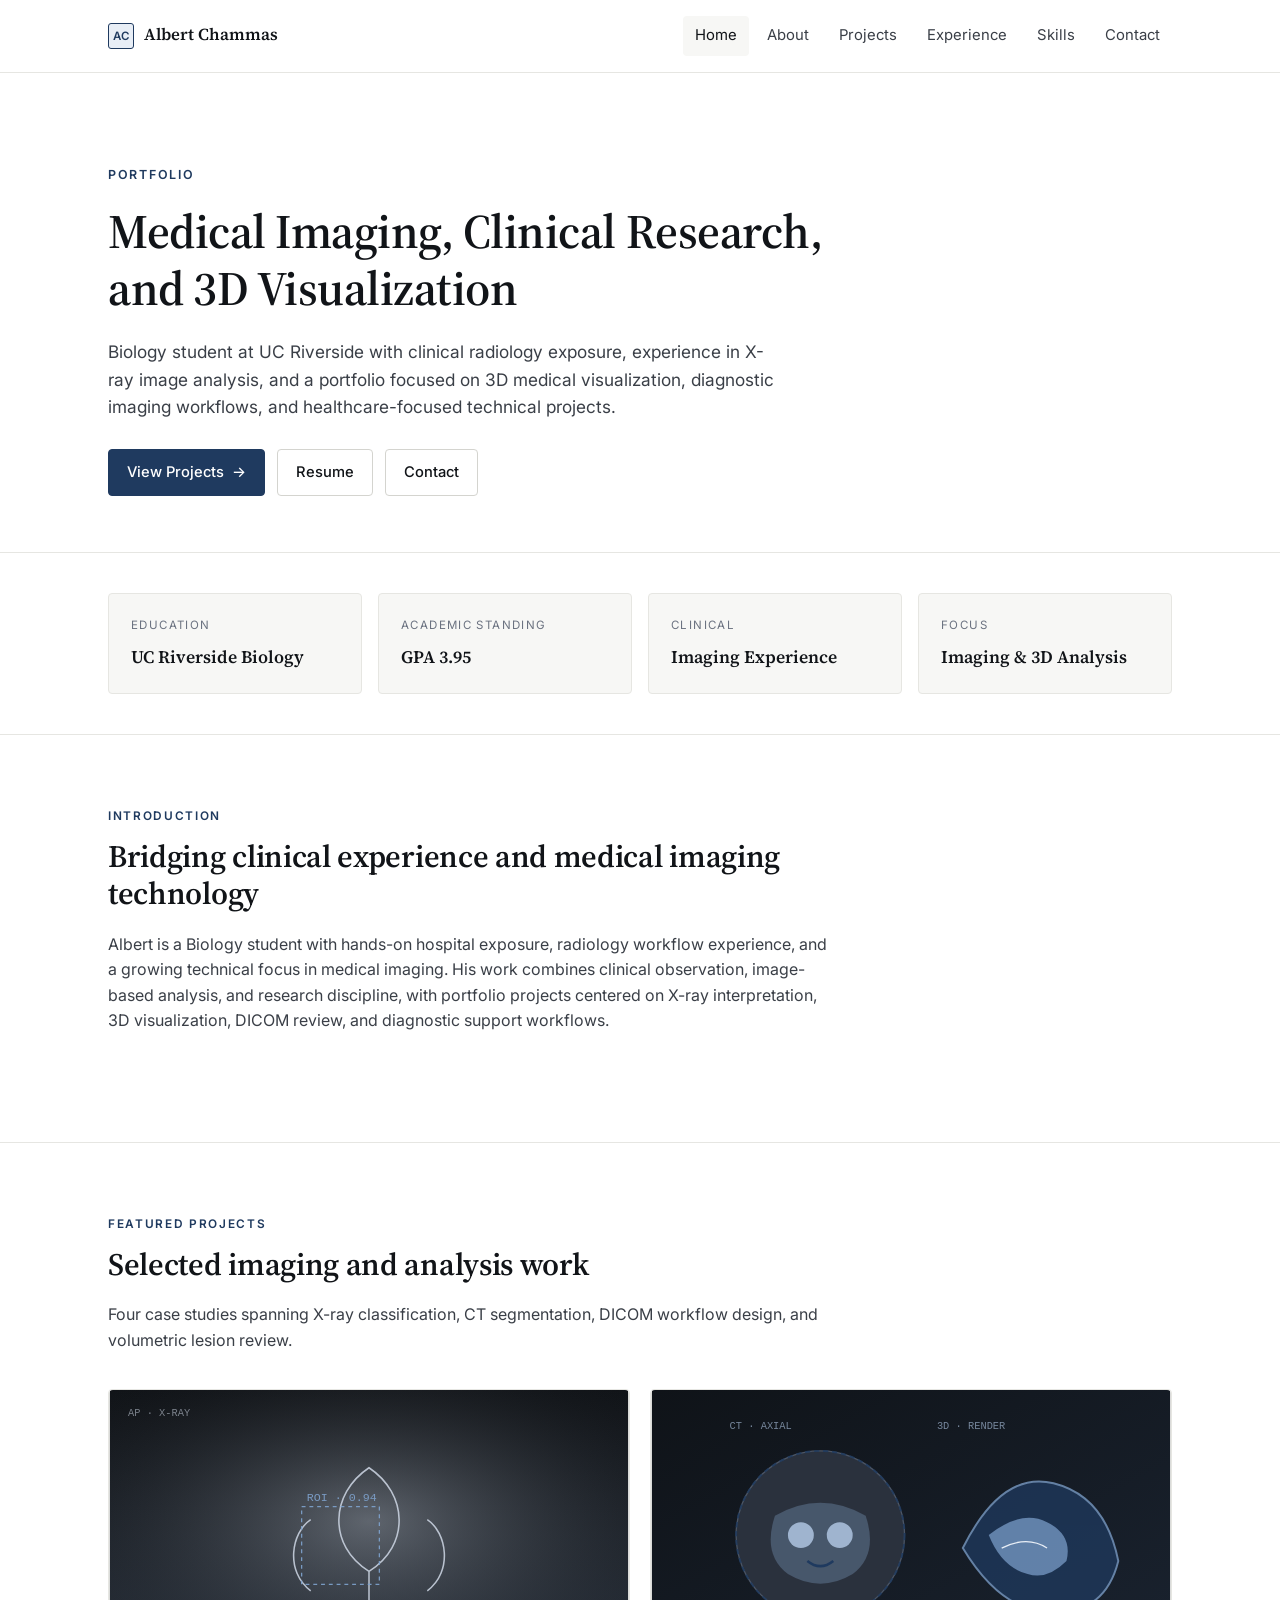
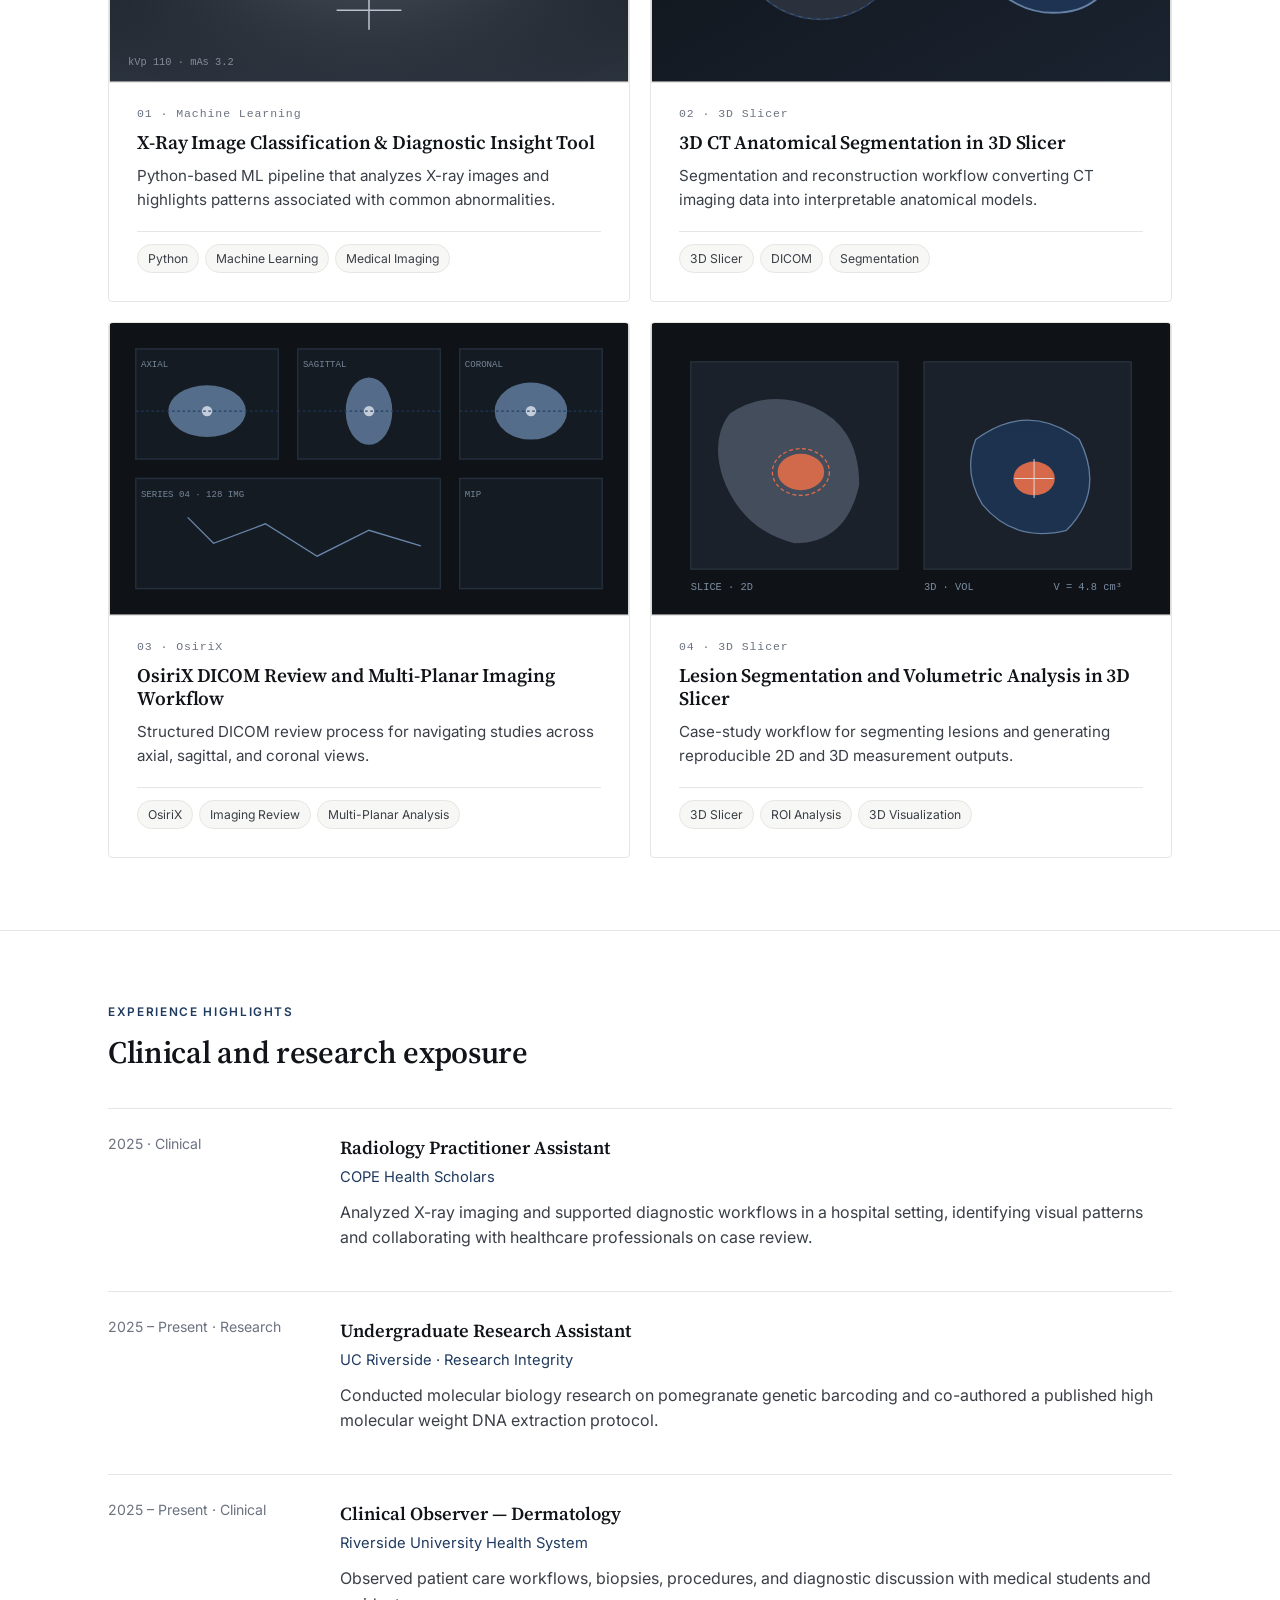
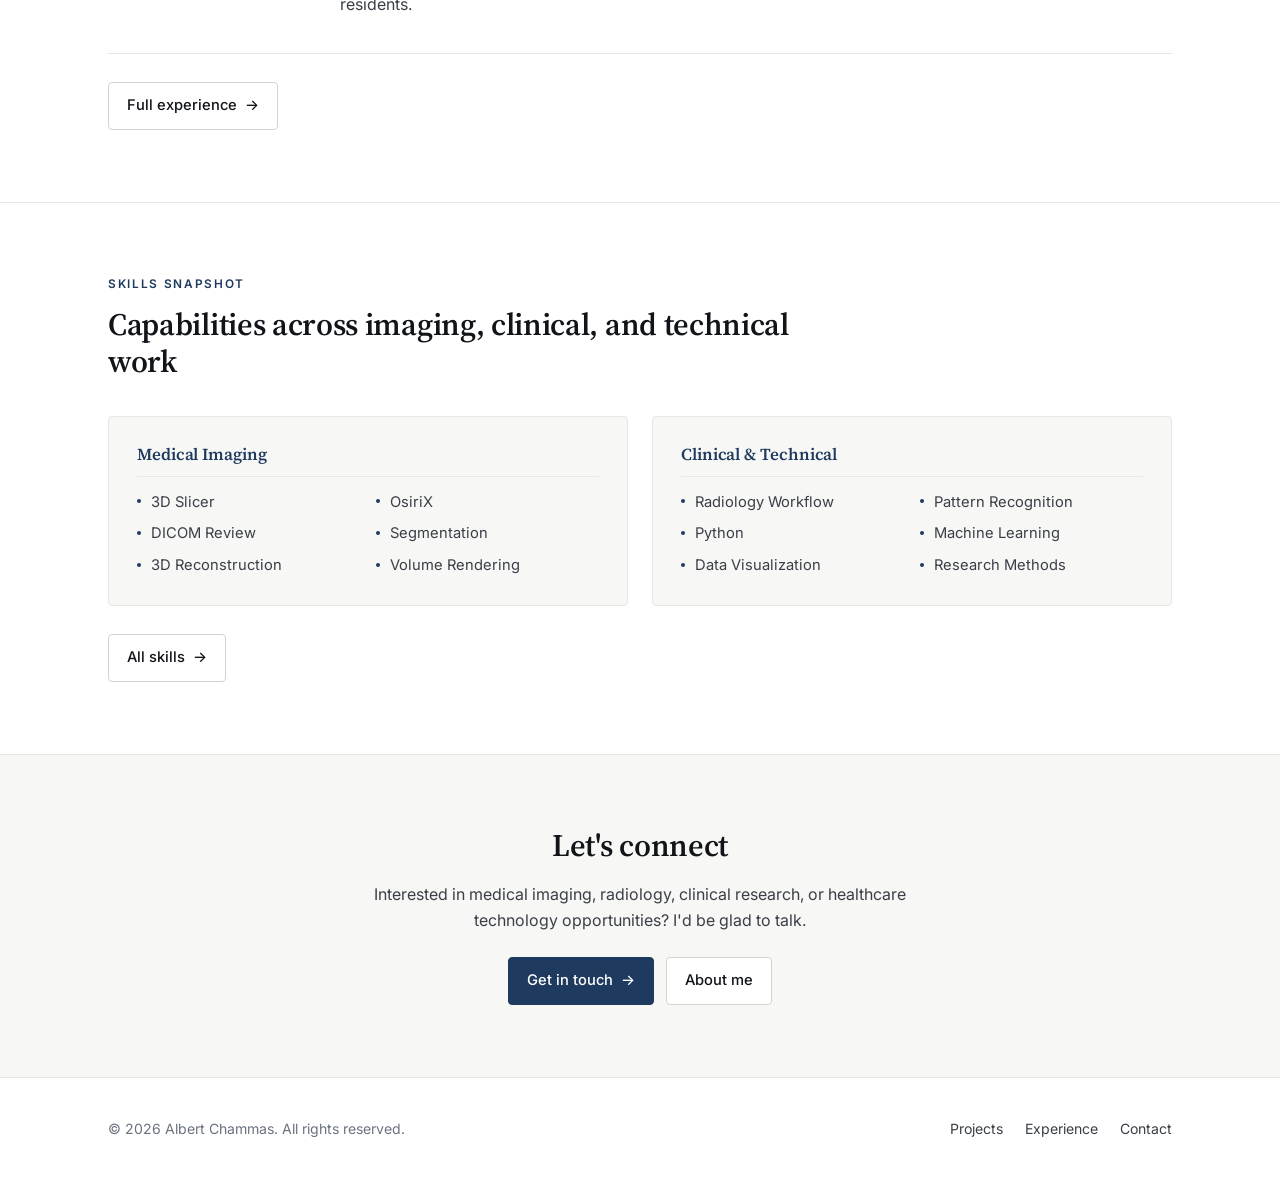
<file: index.html>
<!doctype html>
<html lang="en">
<head>
  <meta charset="utf-8" />
  <meta name="viewport" content="width=device-width, initial-scale=1" />
  <title>Albert Chammas — Medical Imaging, Clinical Research & 3D Visualization</title>
  <meta name="description" content="Biology student at UC Riverside with clinical radiology exposure, X-ray image analysis experience, and a portfolio focused on medical imaging, 3D visualization, and diagnostic workflows." />
  <link rel="preconnect" href="https://fonts.googleapis.com" />
  <link rel="preconnect" href="https://fonts.gstatic.com" crossorigin />
  <link href="https://fonts.googleapis.com/css2?family=Inter:wght@400;500;600&family=Source+Serif+Pro:wght@400;600;700&display=swap" rel="stylesheet" />
  <link rel="stylesheet" href="css/styles.css" />
</head>
<body>
  <nav class="nav" aria-label="Primary">
    <div class="nav-inner">
      <a class="brand" href="index.html">
        <span class="brand-mark">AC</span>
        <span>Albert Chammas</span>
      </a>
      <button class="nav-toggle" aria-expanded="false" aria-controls="nav-links">Menu</button>
      <ul class="nav-links" id="nav-links">
        <li><a href="index.html">Home</a></li>
        <li><a href="about.html">About</a></li>
        <li><a href="projects.html">Projects</a></li>
        <li><a href="experience.html">Experience</a></li>
        <li><a href="skills.html">Skills</a></li>
        <li><a href="contact.html">Contact</a></li>
      </ul>
    </div>
  </nav>

  <header class="hero">
    <div class="container">
      <span class="hero-eyebrow">Portfolio</span>
      <h1>Medical Imaging, Clinical Research,<br/>and 3D Visualization</h1>
      <p class="hero-lede">Biology student at UC Riverside with clinical radiology exposure, experience in X-ray image analysis, and a portfolio focused on 3D medical visualization, diagnostic imaging workflows, and healthcare-focused technical projects.</p>
      <div class="hero-actions">
        <a class="btn btn-primary" href="projects.html">View Projects <span class="arr">&rarr;</span></a>
        <a class="btn" href="resume.html">Resume</a>
        <a class="btn" href="contact.html">Contact</a>
      </div>
    </div>
  </header>

  <section class="quick-facts">
    <div class="container">
      <div class="facts-grid">
        <div class="fact">
          <div class="fact-label">Education</div>
          <div class="fact-value">UC Riverside Biology</div>
        </div>
        <div class="fact">
          <div class="fact-label">Academic Standing</div>
          <div class="fact-value">GPA 3.95</div>
        </div>
        <div class="fact">
          <div class="fact-label">Clinical</div>
          <div class="fact-value">Imaging Experience</div>
        </div>
        <div class="fact">
          <div class="fact-label">Focus</div>
          <div class="fact-value">Imaging &amp; 3D Analysis</div>
        </div>
      </div>
    </div>
  </section>

  <section>
    <div class="container">
      <div class="section-head">
        <span class="section-eyebrow">Introduction</span>
        <h2>Bridging clinical experience and medical imaging technology</h2>
        <p>Albert is a Biology student with hands-on hospital exposure, radiology workflow experience, and a growing technical focus in medical imaging. His work combines clinical observation, image-based analysis, and research discipline, with portfolio projects centered on X-ray interpretation, 3D visualization, DICOM review, and diagnostic support workflows.</p>
      </div>
    </div>
  </section>

  <section>
    <div class="container">
      <div class="section-head">
        <span class="section-eyebrow">Featured Projects</span>
        <h2>Selected imaging and analysis work</h2>
        <p>Four case studies spanning X-ray classification, CT segmentation, DICOM workflow design, and volumetric lesion review.</p>
      </div>
      <div class="projects-grid">
        <a class="project-card" href="projects.html#xray">
          <div class="project-visual">
            <svg class="imaging-frame" viewBox="0 0 400 225" xmlns="http://www.w3.org/2000/svg" aria-hidden="true">
              <defs>
                <linearGradient id="xg1" x1="0" y1="0" x2="0" y2="1">
                  <stop offset="0" stop-color="#111418"/>
                  <stop offset="1" stop-color="#2a323d"/>
                </linearGradient>
                <radialGradient id="xr1" cx="0.5" cy="0.45" r="0.7">
                  <stop offset="0" stop-color="#dbe3ef" stop-opacity="0.35"/>
                  <stop offset="1" stop-color="#0b0d11" stop-opacity="0"/>
                </radialGradient>
              </defs>
              <rect width="400" height="225" fill="url(#xg1)"/>
              <rect width="400" height="225" fill="url(#xr1)"/>
              <g stroke="#cfd8e6" stroke-width="1.2" fill="none" opacity="0.85">
                <path d="M200 60 C 170 80, 168 120, 200 140 C 232 120, 230 80, 200 60 Z"/>
                <path d="M155 100 C 140 110, 135 140, 155 155"/>
                <path d="M245 100 C 260 110, 265 140, 245 155"/>
                <path d="M200 140 L 200 185"/>
                <path d="M175 170 L 225 170"/>
              </g>
              <g stroke="#7fa3cf" stroke-width="1" fill="none" opacity="0.9">
                <rect x="148" y="90" width="60" height="60" stroke-dasharray="3 3"/>
              </g>
              <text x="152" y="86" fill="#7fa3cf" font-family="JetBrains Mono, monospace" font-size="9" opacity="0.9">ROI · 0.94</text>
              <g fill="#cfd8e6" opacity="0.55" font-family="JetBrains Mono, monospace" font-size="8">
                <text x="14" y="20">AP · X-RAY</text>
                <text x="14" y="212">kVp 110 · mAs 3.2</text>
              </g>
            </svg>
          </div>
          <div class="project-num">01 · Machine Learning</div>
          <h3>X-Ray Image Classification &amp; Diagnostic Insight Tool</h3>
          <p>Python-based ML pipeline that analyzes X-ray images and highlights patterns associated with common abnormalities.</p>
          <div class="project-tags">
            <span class="tag">Python</span>
            <span class="tag">Machine Learning</span>
            <span class="tag">Medical Imaging</span>
          </div>
        </a>

        <a class="project-card" href="projects.html#ctseg">
          <div class="project-visual">
            <svg class="imaging-frame" viewBox="0 0 400 225" xmlns="http://www.w3.org/2000/svg" aria-hidden="true">
              <defs>
                <linearGradient id="cg1" x1="0" y1="0" x2="1" y2="1">
                  <stop offset="0" stop-color="#0f1318"/>
                  <stop offset="1" stop-color="#1a2330"/>
                </linearGradient>
              </defs>
              <rect width="400" height="225" fill="url(#cg1)"/>
              <g transform="translate(60,42)">
                <circle cx="70" cy="70" r="65" fill="#2a313d" stroke="#4a5566" stroke-width="1"/>
                <path d="M35 55 Q 70 35 105 55 Q 115 85 95 100 Q 70 115 45 100 Q 25 85 35 55 Z" fill="#55677f" opacity="0.7"/>
                <circle cx="55" cy="70" r="10" fill="#9fb4cf"/>
                <circle cx="85" cy="70" r="10" fill="#9fb4cf"/>
                <path d="M60 90 Q 70 98 80 90" stroke="#1f3a5f" stroke-width="2" fill="none"/>
                <circle cx="70" cy="70" r="65" fill="none" stroke="#1f3a5f" stroke-width="1.5" stroke-dasharray="4 3" opacity="0.85"/>
              </g>
              <g transform="translate(220,42)">
                <path d="M20 80 Q 50 20 90 30 Q 130 40 140 90 Q 130 130 90 130 Q 50 130 20 80 Z" fill="#1f3a5f" opacity="0.75" stroke="#7fa3cf" stroke-width="1.5"/>
                <path d="M40 70 Q 65 50 85 60 Q 105 70 100 90 Q 85 105 70 100 Q 50 95 40 70 Z" fill="#7fa3cf" opacity="0.7"/>
                <path d="M50 80 Q 70 70 85 80" stroke="#e8eef6" stroke-width="1" fill="none"/>
              </g>
              <g fill="#9fb4cf" font-family="JetBrains Mono, monospace" font-size="8" opacity="0.7">
                <text x="60" y="30">CT · AXIAL</text>
                <text x="220" y="30">3D · RENDER</text>
              </g>
            </svg>
          </div>
          <div class="project-num">02 · 3D Slicer</div>
          <h3>3D CT Anatomical Segmentation in 3D Slicer</h3>
          <p>Segmentation and reconstruction workflow converting CT imaging data into interpretable anatomical models.</p>
          <div class="project-tags">
            <span class="tag">3D Slicer</span>
            <span class="tag">DICOM</span>
            <span class="tag">Segmentation</span>
          </div>
        </a>

        <a class="project-card" href="projects.html#osirix">
          <div class="project-visual">
            <svg class="imaging-frame" viewBox="0 0 400 225" xmlns="http://www.w3.org/2000/svg" aria-hidden="true">
              <rect width="400" height="225" fill="#0f1318"/>
              <g stroke="#263140" stroke-width="1" fill="#151b22">
                <rect x="20" y="20" width="110" height="85"/>
                <rect x="145" y="20" width="110" height="85"/>
                <rect x="270" y="20" width="110" height="85"/>
                <rect x="20" y="120" width="235" height="85"/>
                <rect x="270" y="120" width="110" height="85"/>
              </g>
              <g fill="#9fb4cf" font-family="JetBrains Mono, monospace" font-size="7" opacity="0.7">
                <text x="24" y="34">AXIAL</text>
                <text x="149" y="34">SAGITTAL</text>
                <text x="274" y="34">CORONAL</text>
                <text x="24" y="134">SERIES 04 · 128 IMG</text>
                <text x="274" y="134">MIP</text>
              </g>
              <g fill="#7fa3cf" opacity="0.6">
                <ellipse cx="75" cy="68" rx="30" ry="20"/>
                <ellipse cx="200" cy="68" rx="18" ry="26"/>
                <ellipse cx="325" cy="68" rx="28" ry="22"/>
              </g>
              <g fill="#e8eef6" opacity="0.75">
                <circle cx="75" cy="68" r="4"/>
                <circle cx="200" cy="68" r="4"/>
                <circle cx="325" cy="68" r="4"/>
              </g>
              <g stroke="#1f3a5f" stroke-width="1" fill="none" opacity="0.9">
                <line x1="20" y1="68" x2="130" y2="68" stroke-dasharray="2 2"/>
                <line x1="145" y1="68" x2="255" y2="68" stroke-dasharray="2 2"/>
                <line x1="270" y1="68" x2="380" y2="68" stroke-dasharray="2 2"/>
              </g>
              <g fill="none" stroke="#7fa3cf" stroke-width="1" opacity="0.8">
                <path d="M60 150 L 80 170 L 120 155 L 160 180 L 200 160 L 240 172"/>
              </g>
            </svg>
          </div>
          <div class="project-num">03 · OsiriX</div>
          <h3>OsiriX DICOM Review and Multi-Planar Imaging Workflow</h3>
          <p>Structured DICOM review process for navigating studies across axial, sagittal, and coronal views.</p>
          <div class="project-tags">
            <span class="tag">OsiriX</span>
            <span class="tag">Imaging Review</span>
            <span class="tag">Multi-Planar Analysis</span>
          </div>
        </a>

        <a class="project-card" href="projects.html#lesion">
          <div class="project-visual">
            <svg class="imaging-frame" viewBox="0 0 400 225" xmlns="http://www.w3.org/2000/svg" aria-hidden="true">
              <rect width="400" height="225" fill="#0f1318"/>
              <g transform="translate(30,30)">
                <rect width="160" height="160" fill="#1a212a" stroke="#2a323d"/>
                <path d="M30 40 Q 60 20 95 35 Q 130 50 130 95 Q 120 140 80 140 Q 40 130 25 90 Q 15 60 30 40 Z" fill="#4a5566" opacity="0.85"/>
                <ellipse cx="85" cy="85" rx="18" ry="14" fill="#e06c4a" opacity="0.9"/>
                <ellipse cx="85" cy="85" rx="22" ry="18" fill="none" stroke="#e06c4a" stroke-width="1" stroke-dasharray="3 2"/>
              </g>
              <g transform="translate(210,30)">
                <rect width="160" height="160" fill="#1a212a" stroke="#2a323d"/>
                <path d="M40 60 Q 80 30 120 60 Q 140 100 110 130 Q 70 140 45 110 Q 30 85 40 60 Z" fill="#1f3a5f" opacity="0.7" stroke="#7fa3cf" stroke-width="1"/>
                <ellipse cx="85" cy="90" rx="16" ry="13" fill="#e06c4a" opacity="0.95"/>
                <g stroke="#e8eef6" stroke-width="0.8" fill="none" opacity="0.8">
                  <line x1="85" y1="75" x2="85" y2="105"/>
                  <line x1="70" y1="90" x2="100" y2="90"/>
                </g>
              </g>
              <g fill="#9fb4cf" font-family="JetBrains Mono, monospace" font-size="8" opacity="0.75">
                <text x="30" y="206">SLICE · 2D</text>
                <text x="210" y="206">3D · VOL</text>
                <text x="310" y="206">V = 4.8 cm³</text>
              </g>
            </svg>
          </div>
          <div class="project-num">04 · 3D Slicer</div>
          <h3>Lesion Segmentation and Volumetric Analysis in 3D Slicer</h3>
          <p>Case-study workflow for segmenting lesions and generating reproducible 2D and 3D measurement outputs.</p>
          <div class="project-tags">
            <span class="tag">3D Slicer</span>
            <span class="tag">ROI Analysis</span>
            <span class="tag">3D Visualization</span>
          </div>
        </a>
      </div>
    </div>
  </section>

  <section>
    <div class="container">
      <div class="section-head">
        <span class="section-eyebrow">Experience Highlights</span>
        <h2>Clinical and research exposure</h2>
      </div>
      <div class="exp-list">
        <div class="exp-row">
          <div class="exp-meta">2025 · Clinical</div>
          <div class="exp-body">
            <div class="exp-role">Radiology Practitioner Assistant</div>
            <div class="exp-org">COPE Health Scholars</div>
            <p>Analyzed X-ray imaging and supported diagnostic workflows in a hospital setting, identifying visual patterns and collaborating with healthcare professionals on case review.</p>
          </div>
        </div>
        <div class="exp-row">
          <div class="exp-meta">2025 – Present · Research</div>
          <div class="exp-body">
            <div class="exp-role">Undergraduate Research Assistant</div>
            <div class="exp-org">UC Riverside · Research Integrity</div>
            <p>Conducted molecular biology research on pomegranate genetic barcoding and co-authored a published high molecular weight DNA extraction protocol.</p>
          </div>
        </div>
        <div class="exp-row">
          <div class="exp-meta">2025 – Present · Clinical</div>
          <div class="exp-body">
            <div class="exp-role">Clinical Observer — Dermatology</div>
            <div class="exp-org">Riverside University Health System</div>
            <p>Observed patient care workflows, biopsies, procedures, and diagnostic discussion with medical students and residents.</p>
          </div>
        </div>
      </div>
      <div style="margin-top: 28px;">
        <a class="btn" href="experience.html">Full experience <span class="arr">&rarr;</span></a>
      </div>
    </div>
  </section>

  <section>
    <div class="container">
      <div class="section-head">
        <span class="section-eyebrow">Skills Snapshot</span>
        <h2>Capabilities across imaging, clinical, and technical work</h2>
      </div>
      <div class="skills-grid">
        <div class="skill-group">
          <h3>Medical Imaging</h3>
          <ul>
            <li>3D Slicer</li>
            <li>OsiriX</li>
            <li>DICOM Review</li>
            <li>Segmentation</li>
            <li>3D Reconstruction</li>
            <li>Volume Rendering</li>
          </ul>
        </div>
        <div class="skill-group">
          <h3>Clinical &amp; Technical</h3>
          <ul>
            <li>Radiology Workflow</li>
            <li>Pattern Recognition</li>
            <li>Python</li>
            <li>Machine Learning</li>
            <li>Data Visualization</li>
            <li>Research Methods</li>
          </ul>
        </div>
      </div>
      <div style="margin-top: 28px;">
        <a class="btn" href="skills.html">All skills <span class="arr">&rarr;</span></a>
      </div>
    </div>
  </section>

  <section class="cta">
    <div class="container">
      <h2>Let's connect</h2>
      <p>Interested in medical imaging, radiology, clinical research, or healthcare technology opportunities? I'd be glad to talk.</p>
      <div class="hero-actions" style="justify-content: center;">
        <a class="btn btn-primary" href="contact.html">Get in touch <span class="arr">&rarr;</span></a>
        <a class="btn" href="about.html">About me</a>
      </div>
    </div>
  </section>

  <footer>
    <div class="container footer-inner">
      <div>&copy; <span id="year">2026</span> Albert Chammas. All rights reserved.</div>
      <ul class="footer-links">
        <li><a href="projects.html">Projects</a></li>
        <li><a href="experience.html">Experience</a></li>
        <li><a href="contact.html">Contact</a></li>
      </ul>
    </div>
  </footer>

  <script src="js/main.js"></script>
  <script>document.getElementById('year').textContent = new Date().getFullYear();</script>
</body>
</html>
</file>
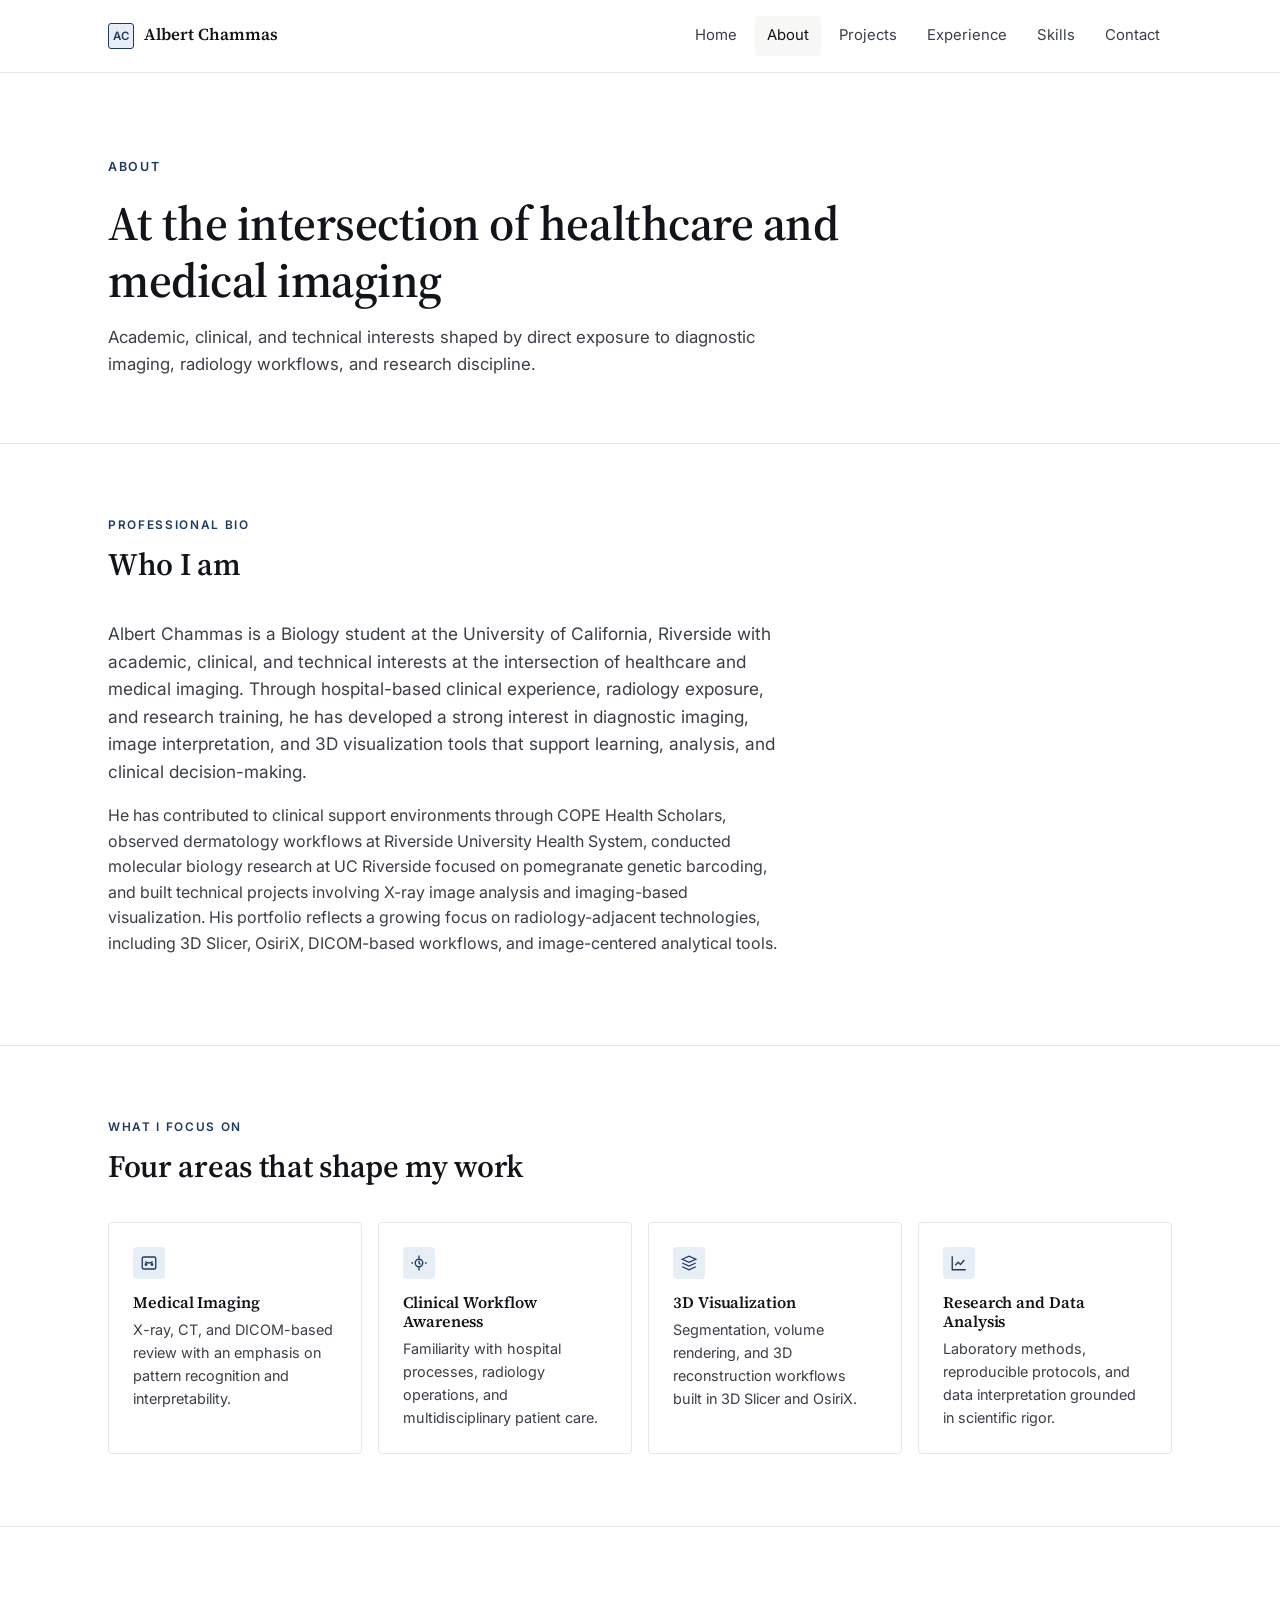
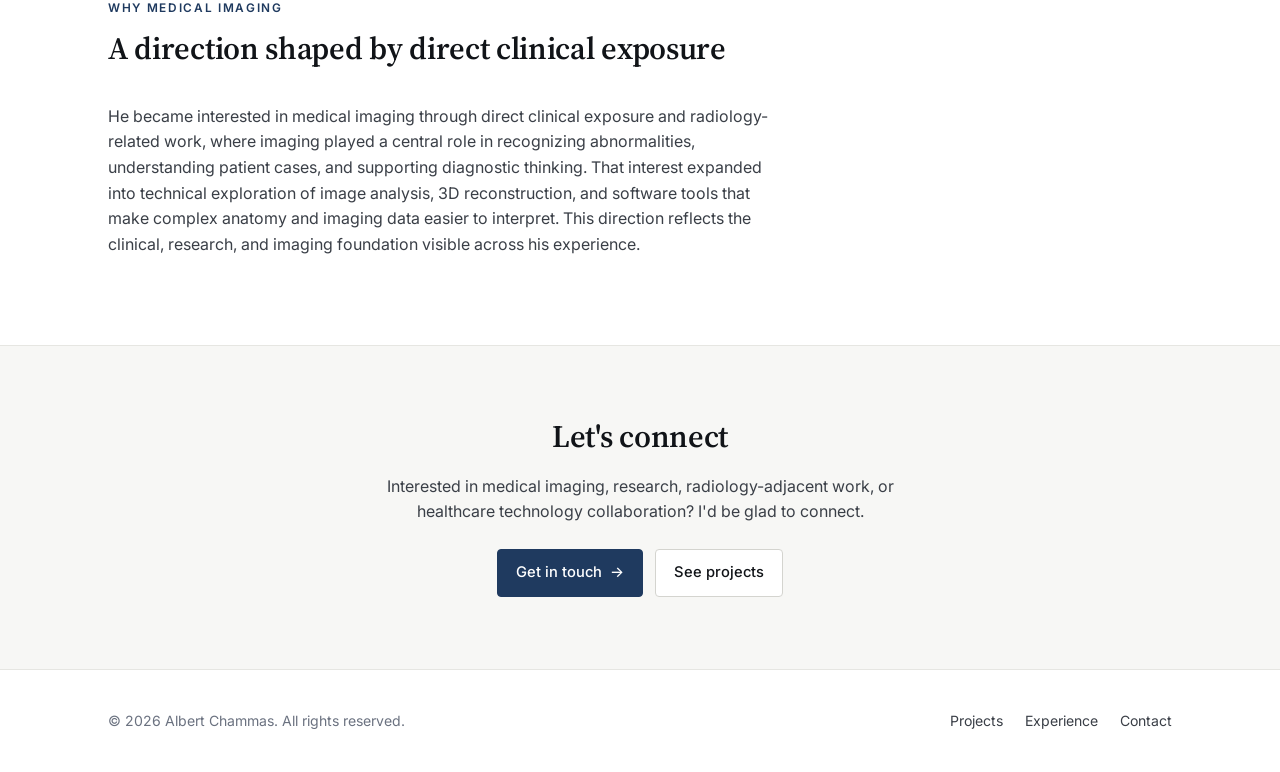
<file: about.html>
<!doctype html>
<html lang="en">
<head>
  <meta charset="utf-8" />
  <meta name="viewport" content="width=device-width, initial-scale=1" />
  <title>About — Albert Chammas</title>
  <meta name="description" content="Biology student at UC Riverside with academic, clinical, and technical interests at the intersection of healthcare and medical imaging." />
  <link rel="preconnect" href="https://fonts.googleapis.com" />
  <link rel="preconnect" href="https://fonts.gstatic.com" crossorigin />
  <link href="https://fonts.googleapis.com/css2?family=Inter:wght@400;500;600&family=Source+Serif+Pro:wght@400;600;700&display=swap" rel="stylesheet" />
  <link rel="stylesheet" href="css/styles.css" />
</head>
<body>
  <nav class="nav" aria-label="Primary">
    <div class="nav-inner">
      <a class="brand" href="index.html">
        <span class="brand-mark">AC</span>
        <span>Albert Chammas</span>
      </a>
      <button class="nav-toggle" aria-expanded="false" aria-controls="nav-links">Menu</button>
      <ul class="nav-links" id="nav-links">
        <li><a href="index.html">Home</a></li>
        <li><a href="about.html">About</a></li>
        <li><a href="projects.html">Projects</a></li>
        <li><a href="experience.html">Experience</a></li>
        <li><a href="skills.html">Skills</a></li>
        <li><a href="contact.html">Contact</a></li>
      </ul>
    </div>
  </nav>

  <header class="page-header">
    <div class="container">
      <span class="hero-eyebrow">About</span>
      <h1>At the intersection of healthcare and medical imaging</h1>
      <p>Academic, clinical, and technical interests shaped by direct exposure to diagnostic imaging, radiology workflows, and research discipline.</p>
    </div>
  </header>

  <section>
    <div class="container">
      <div class="section-head">
        <span class="section-eyebrow">Professional bio</span>
        <h2>Who I am</h2>
      </div>
      <div class="tight">
        <p class="lede">Albert Chammas is a Biology student at the University of California, Riverside with academic, clinical, and technical interests at the intersection of healthcare and medical imaging. Through hospital-based clinical experience, radiology exposure, and research training, he has developed a strong interest in diagnostic imaging, image interpretation, and 3D visualization tools that support learning, analysis, and clinical decision-making.</p>
        <p>He has contributed to clinical support environments through COPE Health Scholars, observed dermatology workflows at Riverside University Health System, conducted molecular biology research at UC Riverside focused on pomegranate genetic barcoding, and built technical projects involving X-ray image analysis and imaging-based visualization. His portfolio reflects a growing focus on radiology-adjacent technologies, including 3D Slicer, OsiriX, DICOM-based workflows, and image-centered analytical tools.</p>
      </div>
    </div>
  </section>

  <section>
    <div class="container">
      <div class="section-head">
        <span class="section-eyebrow">What I focus on</span>
        <h2>Four areas that shape my work</h2>
      </div>
      <div class="focus-grid">
        <div class="focus-card">
          <div class="focus-icon" aria-hidden="true">
            <svg width="18" height="18" viewBox="0 0 24 24" fill="none" stroke="currentColor" stroke-width="1.8"><rect x="3" y="4" width="18" height="16" rx="2"/><path d="M7 10c1.5 1 3 2 5 2s3.5-1 5-2"/><circle cx="8" cy="14" r="1"/><circle cx="16" cy="14" r="1"/></svg>
          </div>
          <h3>Medical Imaging</h3>
          <p>X-ray, CT, and DICOM-based review with an emphasis on pattern recognition and interpretability.</p>
        </div>
        <div class="focus-card">
          <div class="focus-icon" aria-hidden="true">
            <svg width="18" height="18" viewBox="0 0 24 24" fill="none" stroke="currentColor" stroke-width="1.8"><path d="M12 2v4"/><path d="M12 18v4"/><path d="M4 12H2"/><path d="M22 12h-2"/><circle cx="12" cy="12" r="5"/><path d="M12 9v3l2 2"/></svg>
          </div>
          <h3>Clinical Workflow Awareness</h3>
          <p>Familiarity with hospital processes, radiology operations, and multidisciplinary patient care.</p>
        </div>
        <div class="focus-card">
          <div class="focus-icon" aria-hidden="true">
            <svg width="18" height="18" viewBox="0 0 24 24" fill="none" stroke="currentColor" stroke-width="1.8"><path d="M3 7l9-4 9 4-9 4-9-4z"/><path d="M3 12l9 4 9-4"/><path d="M3 17l9 4 9-4"/></svg>
          </div>
          <h3>3D Visualization</h3>
          <p>Segmentation, volume rendering, and 3D reconstruction workflows built in 3D Slicer and OsiriX.</p>
        </div>
        <div class="focus-card">
          <div class="focus-icon" aria-hidden="true">
            <svg width="18" height="18" viewBox="0 0 24 24" fill="none" stroke="currentColor" stroke-width="1.8"><path d="M3 3v18h18"/><path d="M7 15l4-4 3 3 5-6"/></svg>
          </div>
          <h3>Research and Data Analysis</h3>
          <p>Laboratory methods, reproducible protocols, and data interpretation grounded in scientific rigor.</p>
        </div>
      </div>
    </div>
  </section>

  <section>
    <div class="container">
      <div class="section-head">
        <span class="section-eyebrow">Why medical imaging</span>
        <h2>A direction shaped by direct clinical exposure</h2>
      </div>
      <div class="tight">
        <p>He became interested in medical imaging through direct clinical exposure and radiology-related work, where imaging played a central role in recognizing abnormalities, understanding patient cases, and supporting diagnostic thinking. That interest expanded into technical exploration of image analysis, 3D reconstruction, and software tools that make complex anatomy and imaging data easier to interpret. This direction reflects the clinical, research, and imaging foundation visible across his experience.</p>
      </div>
    </div>
  </section>

  <section class="cta">
    <div class="container">
      <h2>Let's connect</h2>
      <p>Interested in medical imaging, research, radiology-adjacent work, or healthcare technology collaboration? I'd be glad to connect.</p>
      <div class="hero-actions" style="justify-content: center;">
        <a class="btn btn-primary" href="contact.html">Get in touch <span class="arr">&rarr;</span></a>
        <a class="btn" href="projects.html">See projects</a>
      </div>
    </div>
  </section>

  <footer>
    <div class="container footer-inner">
      <div>&copy; <span id="year">2026</span> Albert Chammas. All rights reserved.</div>
      <ul class="footer-links">
        <li><a href="projects.html">Projects</a></li>
        <li><a href="experience.html">Experience</a></li>
        <li><a href="contact.html">Contact</a></li>
      </ul>
    </div>
  </footer>

  <script src="js/main.js"></script>
  <script>document.getElementById('year').textContent = new Date().getFullYear();</script>
</body>
</html>
</file>
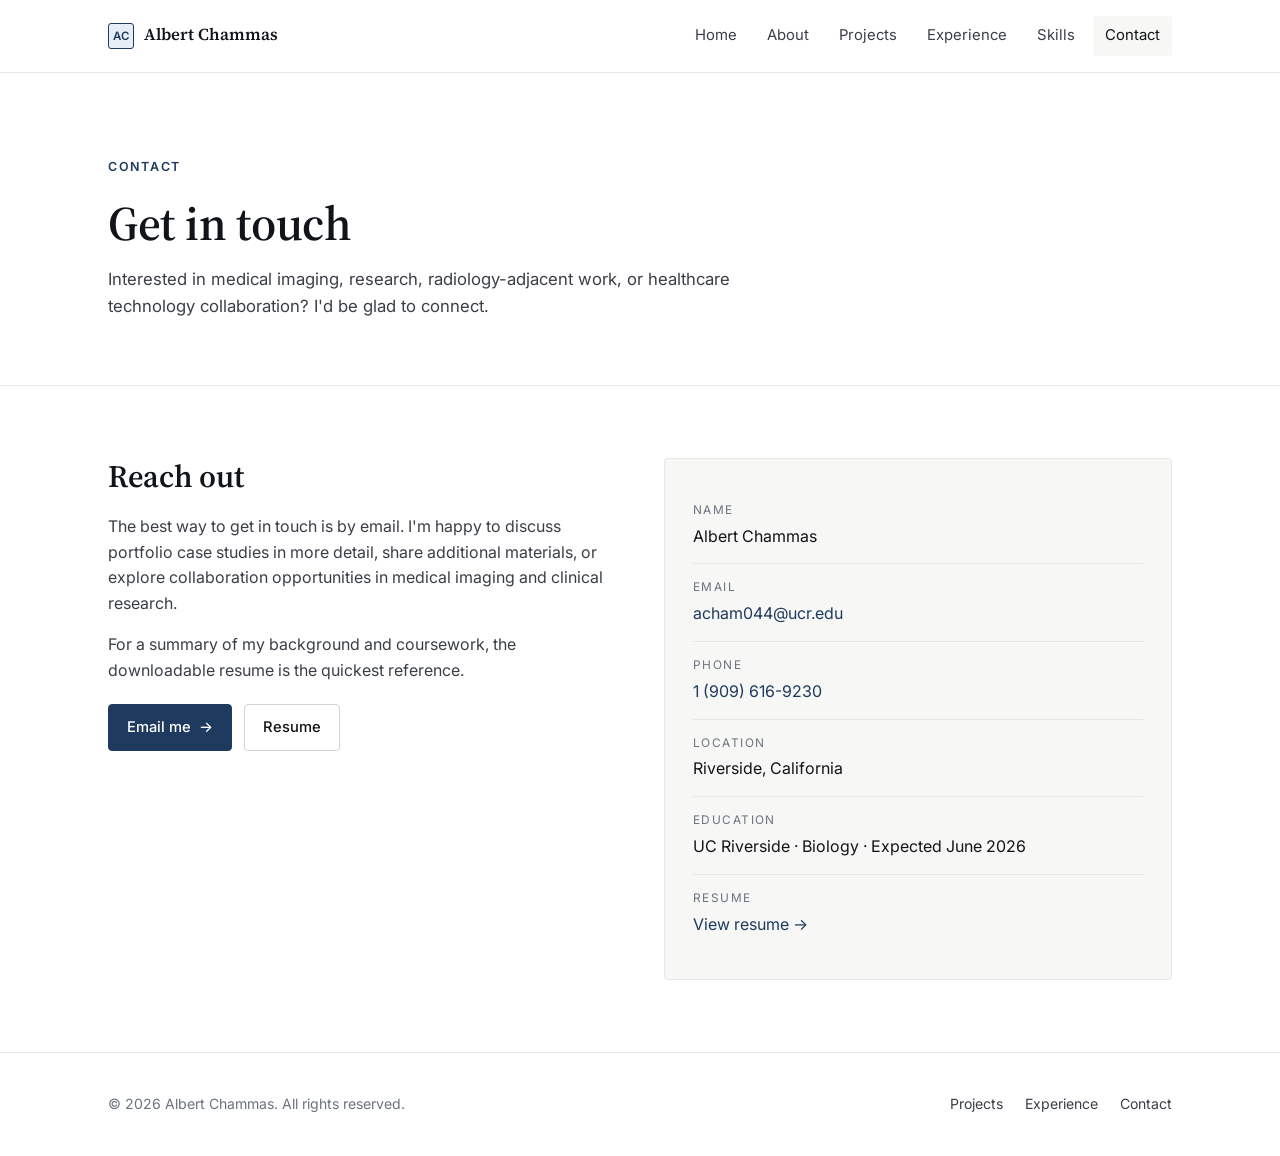
<file: contact.html>
<!doctype html>
<html lang="en">
<head>
  <meta charset="utf-8" />
  <meta name="viewport" content="width=device-width, initial-scale=1" />
  <title>Contact — Albert Chammas</title>
  <meta name="description" content="Get in touch about medical imaging, research, radiology-adjacent work, or healthcare technology collaboration." />
  <link rel="preconnect" href="https://fonts.googleapis.com" />
  <link rel="preconnect" href="https://fonts.gstatic.com" crossorigin />
  <link href="https://fonts.googleapis.com/css2?family=Inter:wght@400;500;600&family=Source+Serif+Pro:wght@400;600;700&display=swap" rel="stylesheet" />
  <link rel="stylesheet" href="css/styles.css" />
</head>
<body>
  <nav class="nav" aria-label="Primary">
    <div class="nav-inner">
      <a class="brand" href="index.html">
        <span class="brand-mark">AC</span>
        <span>Albert Chammas</span>
      </a>
      <button class="nav-toggle" aria-expanded="false" aria-controls="nav-links">Menu</button>
      <ul class="nav-links" id="nav-links">
        <li><a href="index.html">Home</a></li>
        <li><a href="about.html">About</a></li>
        <li><a href="projects.html">Projects</a></li>
        <li><a href="experience.html">Experience</a></li>
        <li><a href="skills.html">Skills</a></li>
        <li><a href="contact.html">Contact</a></li>
      </ul>
    </div>
  </nav>

  <header class="page-header">
    <div class="container">
      <span class="hero-eyebrow">Contact</span>
      <h1>Get in touch</h1>
      <p>Interested in medical imaging, research, radiology-adjacent work, or healthcare technology collaboration? I'd be glad to connect.</p>
    </div>
  </header>

  <section>
    <div class="container">
      <div class="contact-grid">
        <div>
          <h2>Reach out</h2>
          <p>The best way to get in touch is by email. I'm happy to discuss portfolio case studies in more detail, share additional materials, or explore collaboration opportunities in medical imaging and clinical research.</p>
          <p>For a summary of my background and coursework, the downloadable resume is the quickest reference.</p>
          <div class="hero-actions" style="margin-top: 20px;">
            <a class="btn btn-primary" href="mailto:acham044@ucr.edu">Email me <span class="arr">&rarr;</span></a>
            <a class="btn" href="resume.html">Resume</a>
          </div>
        </div>

        <div class="contact-info">
          <div class="contact-row">
            <div class="label">Name</div>
            <div class="value">Albert Chammas</div>
          </div>
          <div class="contact-row">
            <div class="label">Email</div>
            <div class="value"><a href="mailto:acham044@ucr.edu">acham044@ucr.edu</a></div>
          </div>
          <div class="contact-row">
            <div class="label">Phone</div>
            <div class="value"><a href="tel:+19096169230">1 (909) 616-9230</a></div>
          </div>
          <div class="contact-row">
            <div class="label">Location</div>
            <div class="value">Riverside, California</div>
          </div>
          <div class="contact-row">
            <div class="label">Education</div>
            <div class="value">UC Riverside · Biology · Expected June 2026</div>
          </div>
          <div class="contact-row">
            <div class="label">Resume</div>
            <div class="value"><a href="resume.html">View resume &rarr;</a></div>
          </div>
        </div>
      </div>
    </div>
  </section>

  <footer>
    <div class="container footer-inner">
      <div>&copy; <span id="year">2026</span> Albert Chammas. All rights reserved.</div>
      <ul class="footer-links">
        <li><a href="projects.html">Projects</a></li>
        <li><a href="experience.html">Experience</a></li>
        <li><a href="contact.html">Contact</a></li>
      </ul>
    </div>
  </footer>

  <script src="js/main.js"></script>
  <script>document.getElementById('year').textContent = new Date().getFullYear();</script>
</body>
</html>
</file>
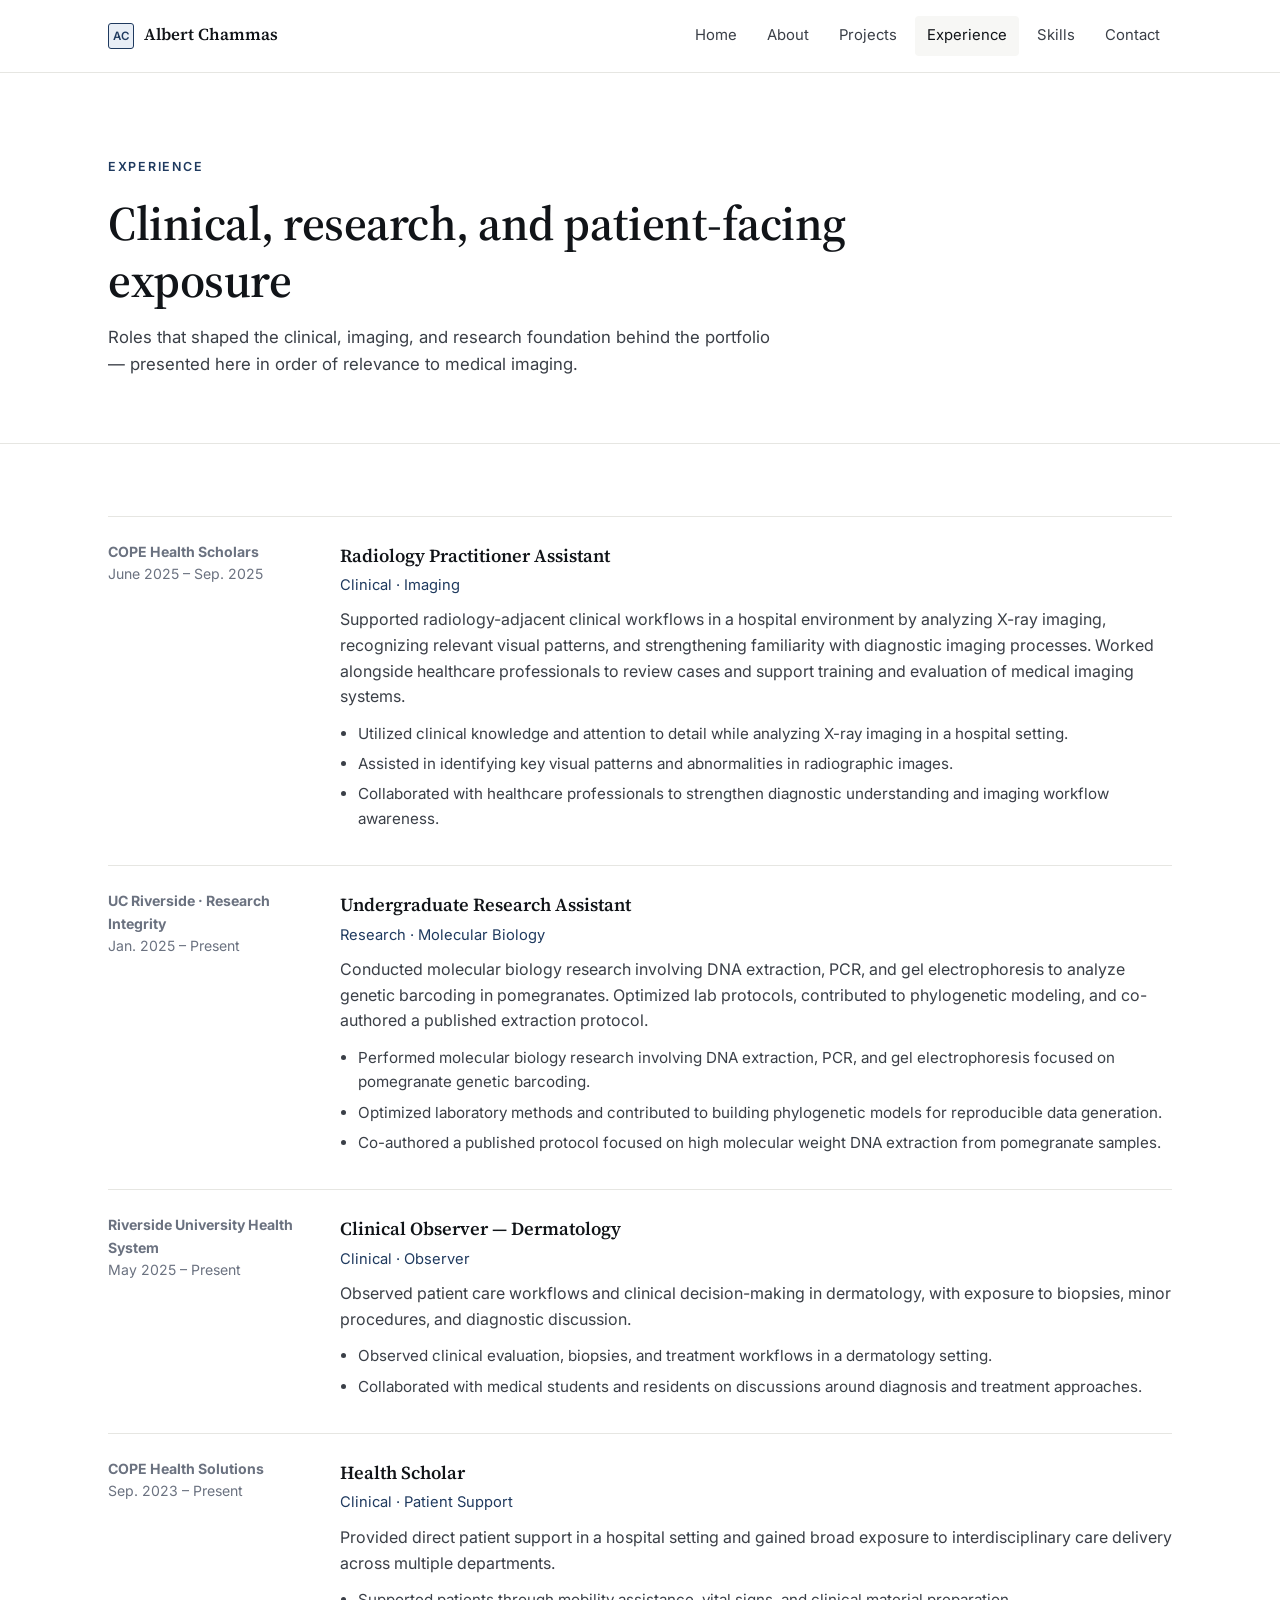
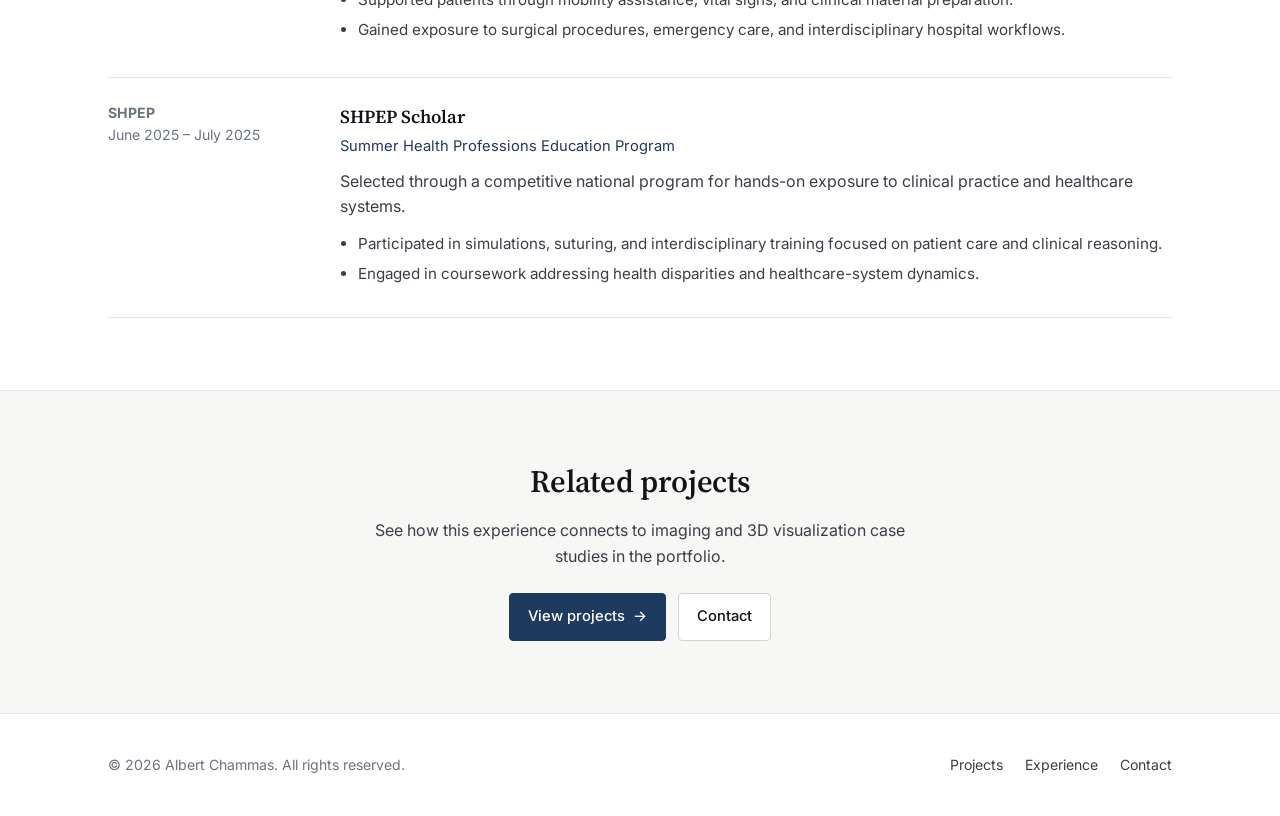
<file: experience.html>
<!doctype html>
<html lang="en">
<head>
  <meta charset="utf-8" />
  <meta name="viewport" content="width=device-width, initial-scale=1" />
  <title>Experience — Albert Chammas</title>
  <meta name="description" content="Clinical, research, and patient-facing experience spanning radiology, molecular biology, dermatology observation, and hospital scholar work." />
  <link rel="preconnect" href="https://fonts.googleapis.com" />
  <link rel="preconnect" href="https://fonts.gstatic.com" crossorigin />
  <link href="https://fonts.googleapis.com/css2?family=Inter:wght@400;500;600&family=Source+Serif+Pro:wght@400;600;700&display=swap" rel="stylesheet" />
  <link rel="stylesheet" href="css/styles.css" />
</head>
<body>
  <nav class="nav" aria-label="Primary">
    <div class="nav-inner">
      <a class="brand" href="index.html">
        <span class="brand-mark">AC</span>
        <span>Albert Chammas</span>
      </a>
      <button class="nav-toggle" aria-expanded="false" aria-controls="nav-links">Menu</button>
      <ul class="nav-links" id="nav-links">
        <li><a href="index.html">Home</a></li>
        <li><a href="about.html">About</a></li>
        <li><a href="projects.html">Projects</a></li>
        <li><a href="experience.html">Experience</a></li>
        <li><a href="skills.html">Skills</a></li>
        <li><a href="contact.html">Contact</a></li>
      </ul>
    </div>
  </nav>

  <header class="page-header">
    <div class="container">
      <span class="hero-eyebrow">Experience</span>
      <h1>Clinical, research, and patient-facing exposure</h1>
      <p>Roles that shaped the clinical, imaging, and research foundation behind the portfolio — presented here in order of relevance to medical imaging.</p>
    </div>
  </header>

  <section>
    <div class="container">
      <div class="exp-list">
        <div class="exp-row">
          <div class="exp-meta">
            <div><strong>COPE Health Scholars</strong></div>
            <div>June 2025 – Sep. 2025</div>
          </div>
          <div class="exp-body">
            <div class="exp-role">Radiology Practitioner Assistant</div>
            <div class="exp-org">Clinical · Imaging</div>
            <p>Supported radiology-adjacent clinical workflows in a hospital environment by analyzing X-ray imaging, recognizing relevant visual patterns, and strengthening familiarity with diagnostic imaging processes. Worked alongside healthcare professionals to review cases and support training and evaluation of medical imaging systems.</p>
            <ul>
              <li>Utilized clinical knowledge and attention to detail while analyzing X-ray imaging in a hospital setting.</li>
              <li>Assisted in identifying key visual patterns and abnormalities in radiographic images.</li>
              <li>Collaborated with healthcare professionals to strengthen diagnostic understanding and imaging workflow awareness.</li>
            </ul>
          </div>
        </div>

        <div class="exp-row">
          <div class="exp-meta">
            <div><strong>UC Riverside · Research Integrity</strong></div>
            <div>Jan. 2025 – Present</div>
          </div>
          <div class="exp-body">
            <div class="exp-role">Undergraduate Research Assistant</div>
            <div class="exp-org">Research · Molecular Biology</div>
            <p>Conducted molecular biology research involving DNA extraction, PCR, and gel electrophoresis to analyze genetic barcoding in pomegranates. Optimized lab protocols, contributed to phylogenetic modeling, and co-authored a published extraction protocol.</p>
            <ul>
              <li>Performed molecular biology research involving DNA extraction, PCR, and gel electrophoresis focused on pomegranate genetic barcoding.</li>
              <li>Optimized laboratory methods and contributed to building phylogenetic models for reproducible data generation.</li>
              <li>Co-authored a published protocol focused on high molecular weight DNA extraction from pomegranate samples.</li>
            </ul>
          </div>
        </div>

        <div class="exp-row">
          <div class="exp-meta">
            <div><strong>Riverside University Health System</strong></div>
            <div>May 2025 – Present</div>
          </div>
          <div class="exp-body">
            <div class="exp-role">Clinical Observer — Dermatology</div>
            <div class="exp-org">Clinical · Observer</div>
            <p>Observed patient care workflows and clinical decision-making in dermatology, with exposure to biopsies, minor procedures, and diagnostic discussion.</p>
            <ul>
              <li>Observed clinical evaluation, biopsies, and treatment workflows in a dermatology setting.</li>
              <li>Collaborated with medical students and residents on discussions around diagnosis and treatment approaches.</li>
            </ul>
          </div>
        </div>

        <div class="exp-row">
          <div class="exp-meta">
            <div><strong>COPE Health Solutions</strong></div>
            <div>Sep. 2023 – Present</div>
          </div>
          <div class="exp-body">
            <div class="exp-role">Health Scholar</div>
            <div class="exp-org">Clinical · Patient Support</div>
            <p>Provided direct patient support in a hospital setting and gained broad exposure to interdisciplinary care delivery across multiple departments.</p>
            <ul>
              <li>Supported patients through mobility assistance, vital signs, and clinical material preparation.</li>
              <li>Gained exposure to surgical procedures, emergency care, and interdisciplinary hospital workflows.</li>
            </ul>
          </div>
        </div>

        <div class="exp-row">
          <div class="exp-meta">
            <div><strong>SHPEP</strong></div>
            <div>June 2025 – July 2025</div>
          </div>
          <div class="exp-body">
            <div class="exp-role">SHPEP Scholar</div>
            <div class="exp-org">Summer Health Professions Education Program</div>
            <p>Selected through a competitive national program for hands-on exposure to clinical practice and healthcare systems.</p>
            <ul>
              <li>Participated in simulations, suturing, and interdisciplinary training focused on patient care and clinical reasoning.</li>
              <li>Engaged in coursework addressing health disparities and healthcare-system dynamics.</li>
            </ul>
          </div>
        </div>
      </div>
    </div>
  </section>

  <section class="cta">
    <div class="container">
      <h2>Related projects</h2>
      <p>See how this experience connects to imaging and 3D visualization case studies in the portfolio.</p>
      <div class="hero-actions" style="justify-content: center;">
        <a class="btn btn-primary" href="projects.html">View projects <span class="arr">&rarr;</span></a>
        <a class="btn" href="contact.html">Contact</a>
      </div>
    </div>
  </section>

  <footer>
    <div class="container footer-inner">
      <div>&copy; <span id="year">2026</span> Albert Chammas. All rights reserved.</div>
      <ul class="footer-links">
        <li><a href="projects.html">Projects</a></li>
        <li><a href="experience.html">Experience</a></li>
        <li><a href="contact.html">Contact</a></li>
      </ul>
    </div>
  </footer>

  <script src="js/main.js"></script>
  <script>document.getElementById('year').textContent = new Date().getFullYear();</script>
</body>
</html>
</file>
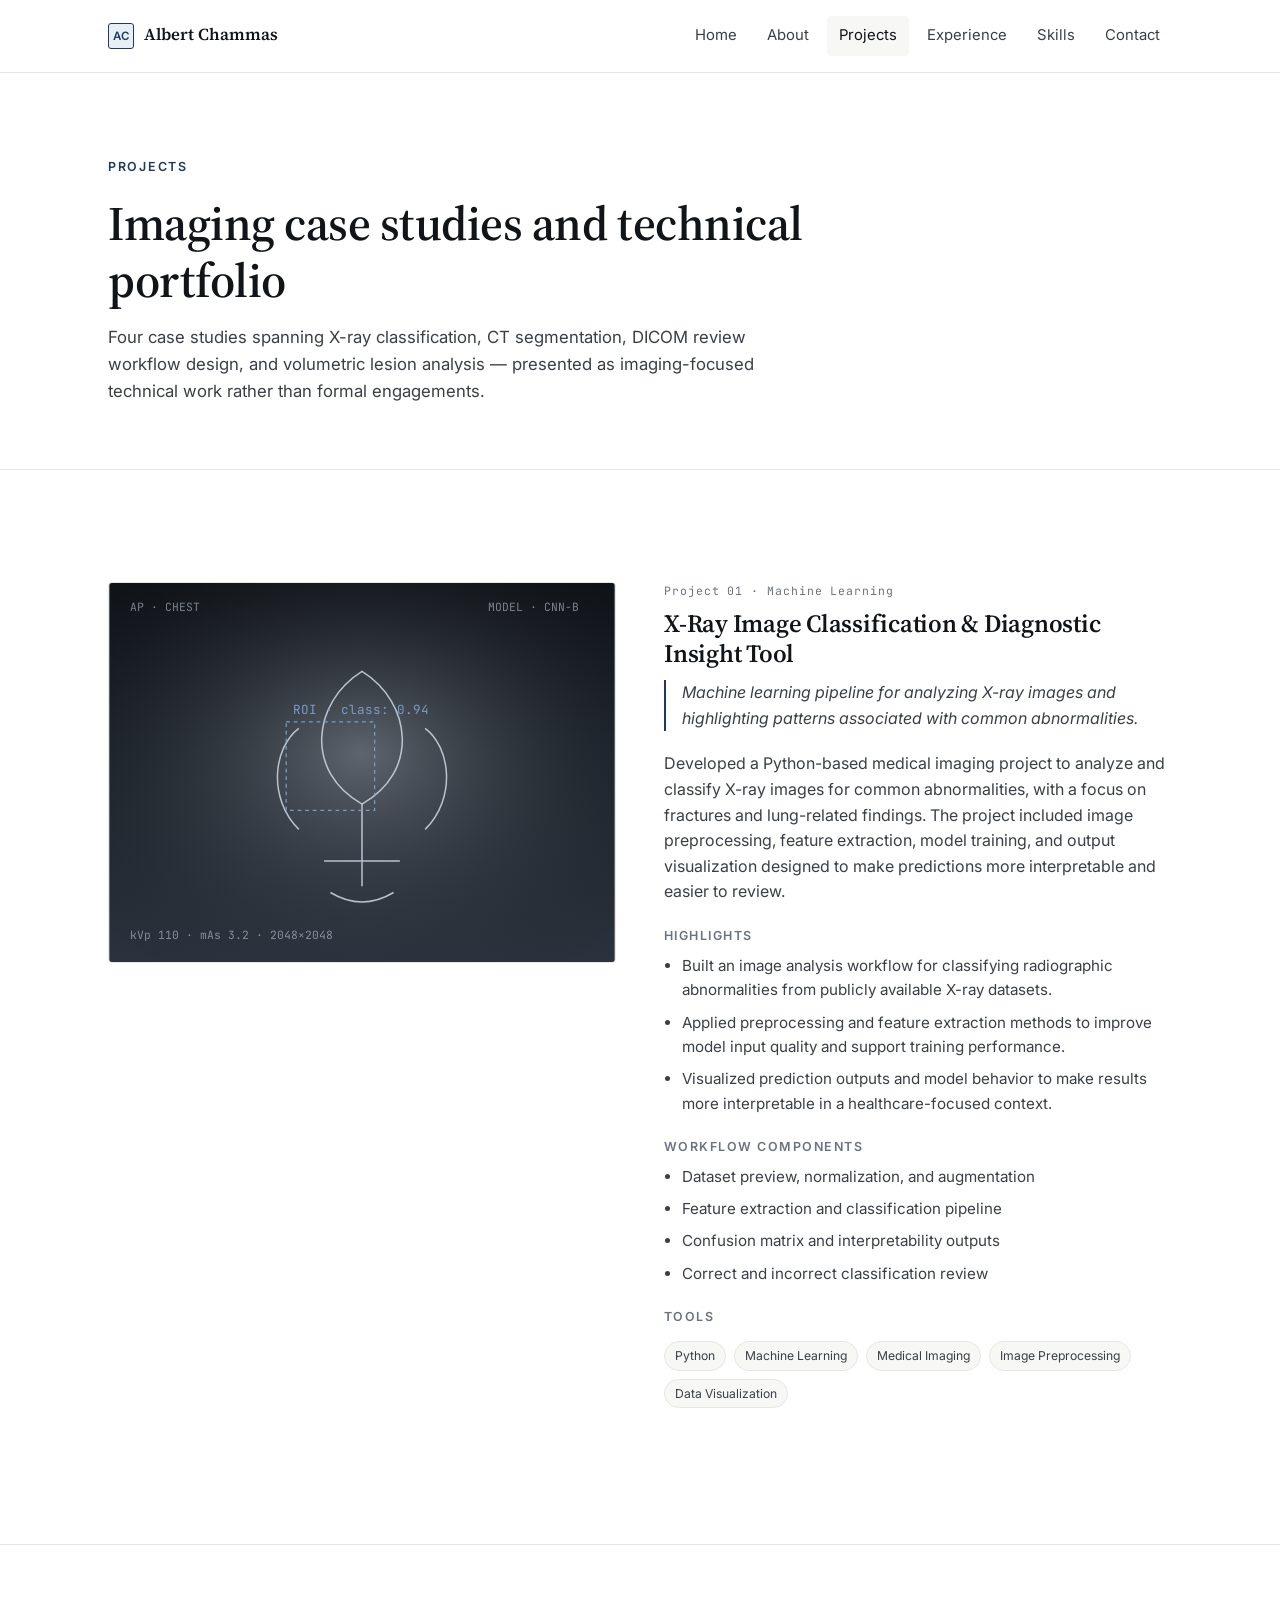
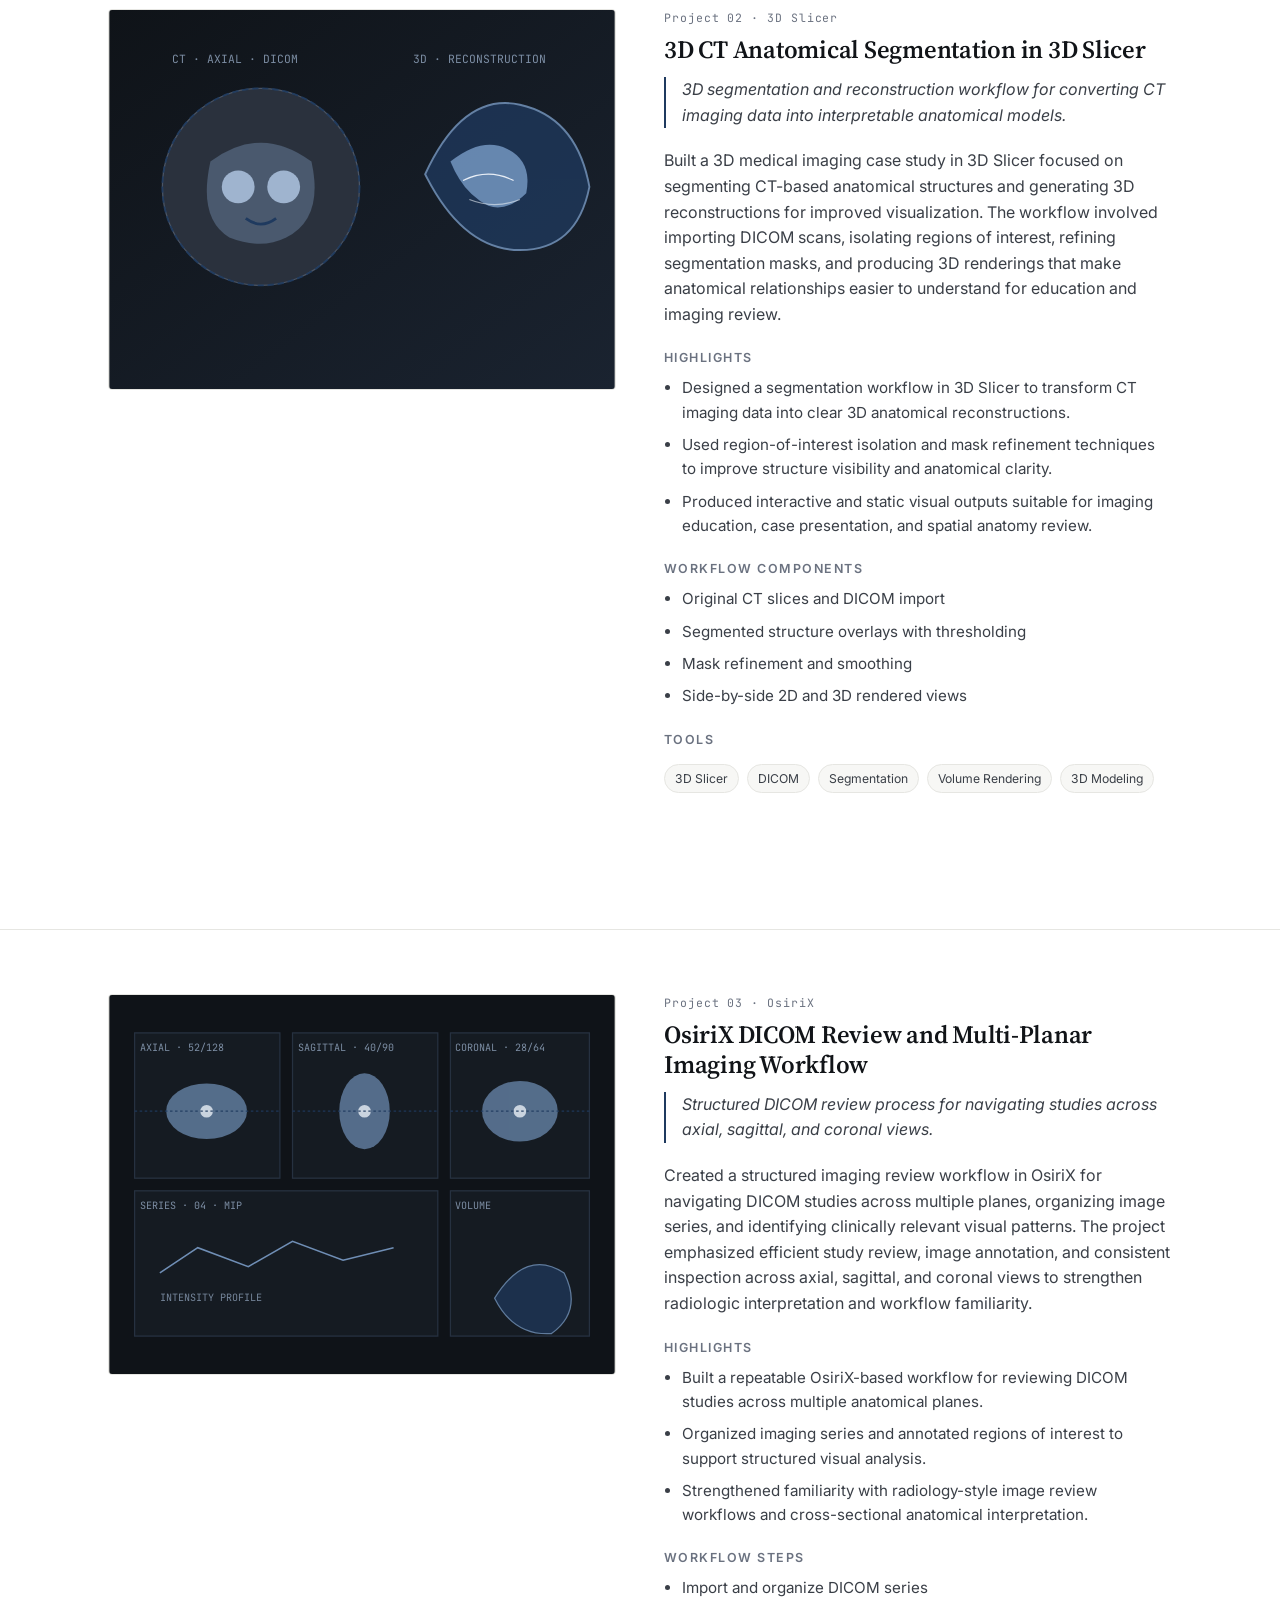
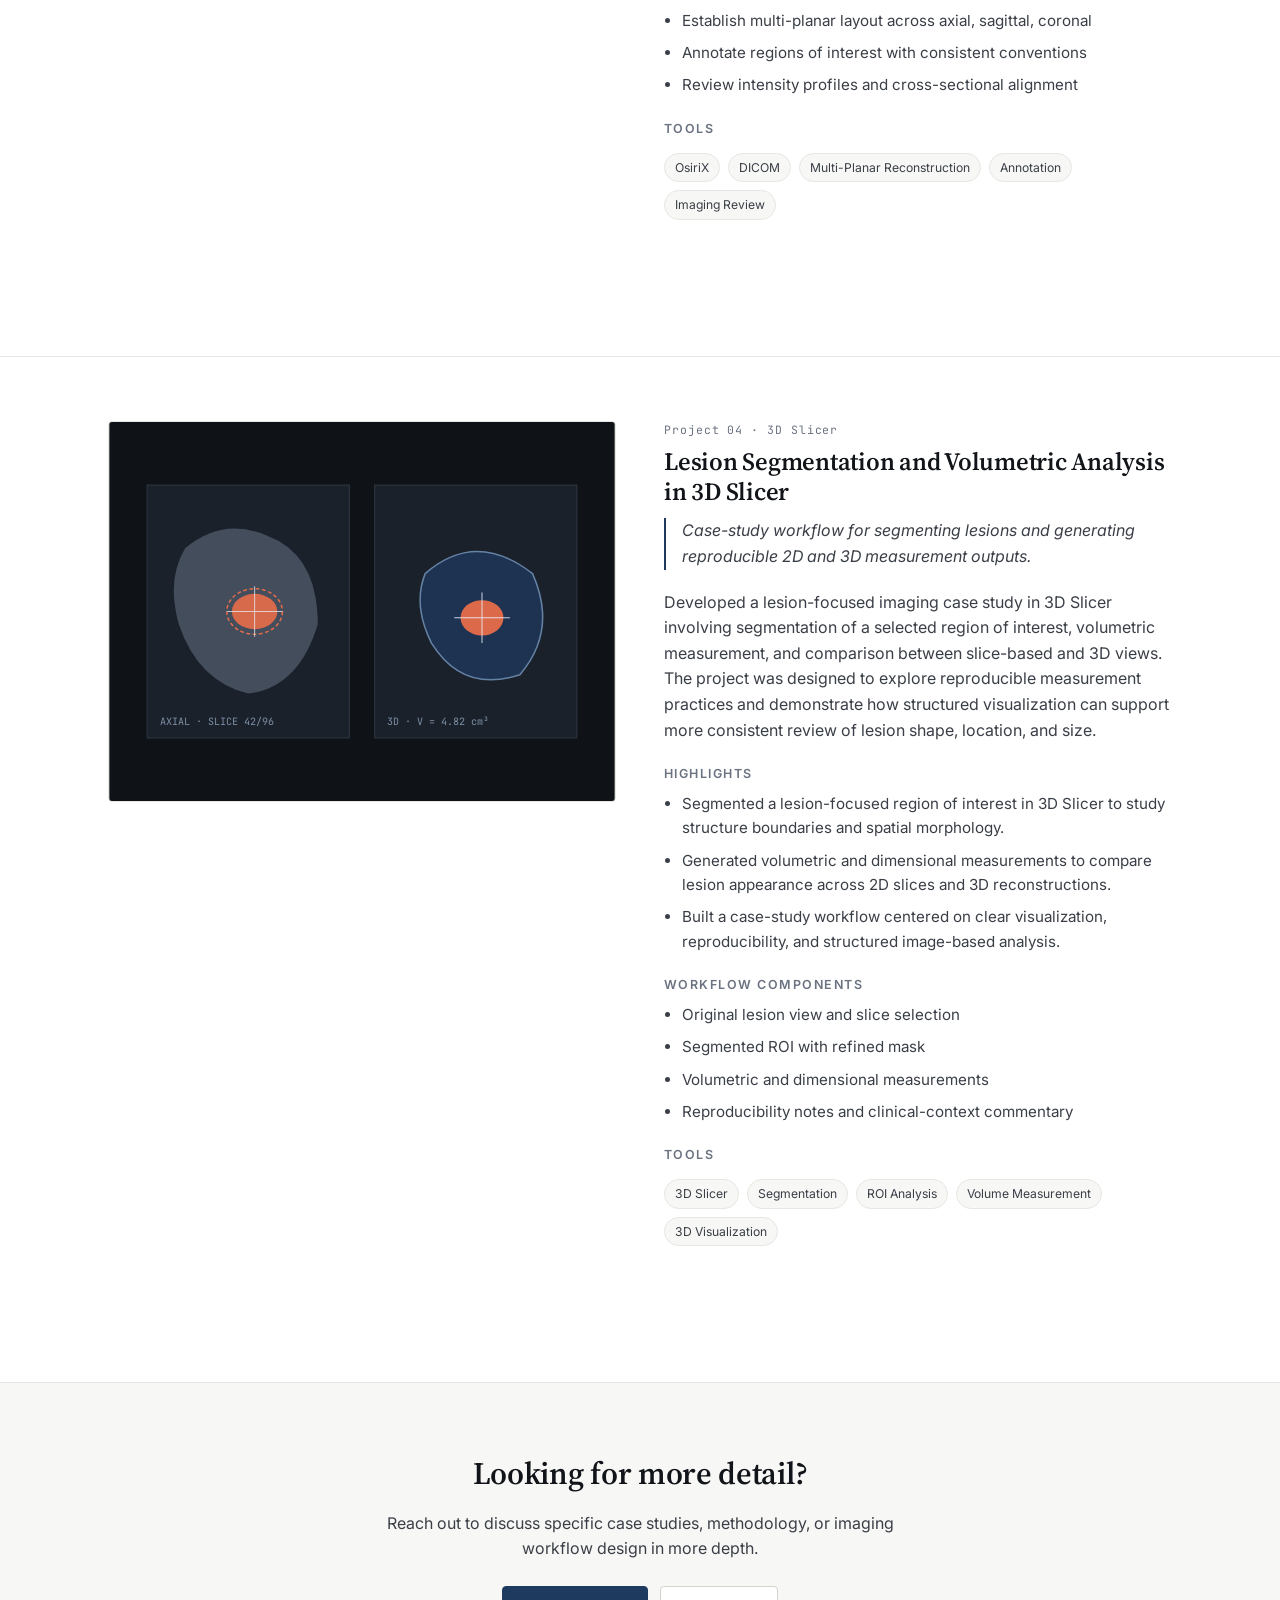
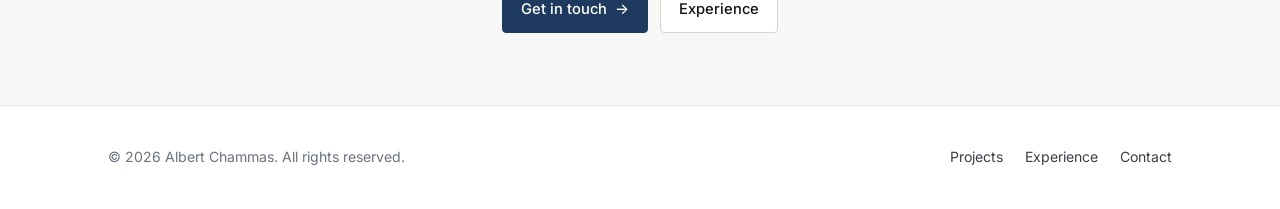
<file: projects.html>
<!doctype html>
<html lang="en">
<head>
  <meta charset="utf-8" />
  <meta name="viewport" content="width=device-width, initial-scale=1" />
  <title>Projects — Albert Chammas</title>
  <meta name="description" content="Selected medical imaging case studies in X-ray classification, CT segmentation, DICOM review, and volumetric lesion analysis." />
  <link rel="preconnect" href="https://fonts.googleapis.com" />
  <link rel="preconnect" href="https://fonts.gstatic.com" crossorigin />
  <link href="https://fonts.googleapis.com/css2?family=Inter:wght@400;500;600&family=Source+Serif+Pro:wght@400;600;700&family=JetBrains+Mono:wght@400;500&display=swap" rel="stylesheet" />
  <link rel="stylesheet" href="css/styles.css" />
</head>
<body>
  <nav class="nav" aria-label="Primary">
    <div class="nav-inner">
      <a class="brand" href="index.html">
        <span class="brand-mark">AC</span>
        <span>Albert Chammas</span>
      </a>
      <button class="nav-toggle" aria-expanded="false" aria-controls="nav-links">Menu</button>
      <ul class="nav-links" id="nav-links">
        <li><a href="index.html">Home</a></li>
        <li><a href="about.html">About</a></li>
        <li><a href="projects.html">Projects</a></li>
        <li><a href="experience.html">Experience</a></li>
        <li><a href="skills.html">Skills</a></li>
        <li><a href="contact.html">Contact</a></li>
      </ul>
    </div>
  </nav>

  <header class="page-header">
    <div class="container">
      <span class="hero-eyebrow">Projects</span>
      <h1>Imaging case studies and technical portfolio</h1>
      <p>Four case studies spanning X-ray classification, CT segmentation, DICOM review workflow design, and volumetric lesion analysis — presented as imaging-focused technical work rather than formal engagements.</p>
    </div>
  </header>

  <section id="xray" style="padding-top: 48px;">
    <div class="container">
      <div class="project-detail">
        <div class="visual">
          <svg class="imaging-frame" viewBox="0 0 400 300" xmlns="http://www.w3.org/2000/svg" aria-hidden="true">
            <defs>
              <linearGradient id="pxg1" x1="0" y1="0" x2="0" y2="1">
                <stop offset="0" stop-color="#0f1318"/>
                <stop offset="1" stop-color="#2a323d"/>
              </linearGradient>
              <radialGradient id="pxr1" cx="0.5" cy="0.45" r="0.7">
                <stop offset="0" stop-color="#dbe3ef" stop-opacity="0.35"/>
                <stop offset="1" stop-color="#0b0d11" stop-opacity="0"/>
              </radialGradient>
            </defs>
            <rect width="400" height="300" fill="url(#pxg1)"/>
            <rect width="400" height="300" fill="url(#pxr1)"/>
            <g stroke="#cfd8e6" stroke-width="1.2" fill="none" opacity="0.85">
              <path d="M200 70 C 160 95, 155 150, 200 175 C 245 150, 240 95, 200 70 Z"/>
              <path d="M150 115 C 130 130, 125 170, 150 195"/>
              <path d="M250 115 C 270 130, 275 170, 250 195"/>
              <path d="M200 175 L 200 240"/>
              <path d="M170 220 L 230 220"/>
              <path d="M175 245 Q 200 260 225 245"/>
            </g>
            <g stroke="#7fa3cf" stroke-width="1" fill="none" opacity="0.9">
              <rect x="140" y="110" width="70" height="70" stroke-dasharray="3 3"/>
            </g>
            <text x="145" y="104" fill="#7fa3cf" font-family="JetBrains Mono, monospace" font-size="10" opacity="0.9">ROI · class: 0.94</text>
            <g fill="#cfd8e6" opacity="0.55" font-family="JetBrains Mono, monospace" font-size="9">
              <text x="16" y="22">AP · CHEST</text>
              <text x="16" y="282">kVp 110 · mAs 3.2 · 2048×2048</text>
              <text x="300" y="22">MODEL · CNN-B</text>
            </g>
          </svg>
        </div>
        <div>
          <div class="project-num">Project 01 · Machine Learning</div>
          <h2>X-Ray Image Classification &amp; Diagnostic Insight Tool</h2>
          <p class="tagline">Machine learning pipeline for analyzing X-ray images and highlighting patterns associated with common abnormalities.</p>
          <p>Developed a Python-based medical imaging project to analyze and classify X-ray images for common abnormalities, with a focus on fractures and lung-related findings. The project included image preprocessing, feature extraction, model training, and output visualization designed to make predictions more interpretable and easier to review.</p>

          <h4>Highlights</h4>
          <ul>
            <li>Built an image analysis workflow for classifying radiographic abnormalities from publicly available X-ray datasets.</li>
            <li>Applied preprocessing and feature extraction methods to improve model input quality and support training performance.</li>
            <li>Visualized prediction outputs and model behavior to make results more interpretable in a healthcare-focused context.</li>
          </ul>

          <h4>Workflow components</h4>
          <ul>
            <li>Dataset preview, normalization, and augmentation</li>
            <li>Feature extraction and classification pipeline</li>
            <li>Confusion matrix and interpretability outputs</li>
            <li>Correct and incorrect classification review</li>
          </ul>

          <h4>Tools</h4>
          <div class="showcase">
            <span class="tag">Python</span>
            <span class="tag">Machine Learning</span>
            <span class="tag">Medical Imaging</span>
            <span class="tag">Image Preprocessing</span>
            <span class="tag">Data Visualization</span>
          </div>
        </div>
      </div>
    </div>
  </section>

  <section id="ctseg" style="padding-top: 0;">
    <div class="container">
      <div class="project-detail">
        <div class="visual">
          <svg class="imaging-frame" viewBox="0 0 400 300" xmlns="http://www.w3.org/2000/svg" aria-hidden="true">
            <defs>
              <linearGradient id="pcg1" x1="0" y1="0" x2="1" y2="1">
                <stop offset="0" stop-color="#0f1318"/>
                <stop offset="1" stop-color="#1a2330"/>
              </linearGradient>
            </defs>
            <rect width="400" height="300" fill="url(#pcg1)"/>
            <g transform="translate(40,50)">
              <circle cx="80" cy="90" r="78" fill="#2a313d" stroke="#4a5566" stroke-width="1"/>
              <path d="M40 70 Q 80 40 120 70 Q 130 115 100 130 Q 80 140 55 130 Q 30 115 40 70 Z" fill="#55677f" opacity="0.75"/>
              <circle cx="62" cy="90" r="13" fill="#9fb4cf"/>
              <circle cx="98" cy="90" r="13" fill="#9fb4cf"/>
              <path d="M68 115 Q 80 124 92 115" stroke="#1f3a5f" stroke-width="2.2" fill="none"/>
              <circle cx="80" cy="90" r="78" fill="none" stroke="#1f3a5f" stroke-width="1.5" stroke-dasharray="5 3" opacity="0.9"/>
              <text x="10" y="-8" fill="#9fb4cf" font-family="JetBrains Mono, monospace" font-size="9" opacity="0.75">CT · AXIAL · DICOM</text>
            </g>
            <g transform="translate(230,50)">
              <path d="M20 80 Q 50 15 95 25 Q 140 35 150 90 Q 140 140 95 140 Q 50 140 20 80 Z" fill="#1f3a5f" opacity="0.75" stroke="#7fa3cf" stroke-width="1.5"/>
              <path d="M40 70 Q 65 50 85 60 Q 105 70 100 95 Q 85 110 70 105 Q 50 95 40 70 Z" fill="#7fa3cf" opacity="0.75"/>
              <path d="M50 85 Q 70 75 90 85" stroke="#e8eef6" stroke-width="1" fill="none"/>
              <path d="M55 100 Q 75 108 95 100" stroke="#e8eef6" stroke-width="1" fill="none" opacity="0.6"/>
              <text x="10" y="-8" fill="#9fb4cf" font-family="JetBrains Mono, monospace" font-size="9" opacity="0.75">3D · RECONSTRUCTION</text>
            </g>
          </svg>
        </div>
        <div>
          <div class="project-num">Project 02 · 3D Slicer</div>
          <h2>3D CT Anatomical Segmentation in 3D Slicer</h2>
          <p class="tagline">3D segmentation and reconstruction workflow for converting CT imaging data into interpretable anatomical models.</p>
          <p>Built a 3D medical imaging case study in 3D Slicer focused on segmenting CT-based anatomical structures and generating 3D reconstructions for improved visualization. The workflow involved importing DICOM scans, isolating regions of interest, refining segmentation masks, and producing 3D renderings that make anatomical relationships easier to understand for education and imaging review.</p>

          <h4>Highlights</h4>
          <ul>
            <li>Designed a segmentation workflow in 3D Slicer to transform CT imaging data into clear 3D anatomical reconstructions.</li>
            <li>Used region-of-interest isolation and mask refinement techniques to improve structure visibility and anatomical clarity.</li>
            <li>Produced interactive and static visual outputs suitable for imaging education, case presentation, and spatial anatomy review.</li>
          </ul>

          <h4>Workflow components</h4>
          <ul>
            <li>Original CT slices and DICOM import</li>
            <li>Segmented structure overlays with thresholding</li>
            <li>Mask refinement and smoothing</li>
            <li>Side-by-side 2D and 3D rendered views</li>
          </ul>

          <h4>Tools</h4>
          <div class="showcase">
            <span class="tag">3D Slicer</span>
            <span class="tag">DICOM</span>
            <span class="tag">Segmentation</span>
            <span class="tag">Volume Rendering</span>
            <span class="tag">3D Modeling</span>
          </div>
        </div>
      </div>
    </div>
  </section>

  <section id="osirix" style="padding-top: 0;">
    <div class="container">
      <div class="project-detail">
        <div class="visual">
          <svg class="imaging-frame" viewBox="0 0 400 300" xmlns="http://www.w3.org/2000/svg" aria-hidden="true">
            <rect width="400" height="300" fill="#0f1318"/>
            <g stroke="#263140" stroke-width="1" fill="#151b22">
              <rect x="20" y="30" width="115" height="115"/>
              <rect x="145" y="30" width="115" height="115"/>
              <rect x="270" y="30" width="110" height="115"/>
              <rect x="20" y="155" width="240" height="115"/>
              <rect x="270" y="155" width="110" height="115"/>
            </g>
            <g fill="#9fb4cf" font-family="JetBrains Mono, monospace" font-size="8" opacity="0.75">
              <text x="24" y="44">AXIAL · 52/128</text>
              <text x="149" y="44">SAGITTAL · 40/90</text>
              <text x="274" y="44">CORONAL · 28/64</text>
              <text x="24" y="169">SERIES · 04 · MIP</text>
              <text x="274" y="169">VOLUME</text>
            </g>
            <g fill="#7fa3cf" opacity="0.6">
              <ellipse cx="77" cy="92" rx="32" ry="22"/>
              <ellipse cx="202" cy="92" rx="20" ry="30"/>
              <ellipse cx="325" cy="92" rx="30" ry="24"/>
            </g>
            <g fill="#e8eef6" opacity="0.8">
              <circle cx="77" cy="92" r="5"/>
              <circle cx="202" cy="92" r="5"/>
              <circle cx="325" cy="92" r="5"/>
            </g>
            <g stroke="#1f3a5f" stroke-width="1" fill="none" opacity="0.9">
              <line x1="20" y1="92" x2="135" y2="92" stroke-dasharray="2 2"/>
              <line x1="145" y1="92" x2="260" y2="92" stroke-dasharray="2 2"/>
              <line x1="270" y1="92" x2="380" y2="92" stroke-dasharray="2 2"/>
            </g>
            <g fill="none" stroke="#7fa3cf" stroke-width="1.2" opacity="0.85">
              <path d="M40 220 L 70 200 L 110 215 L 145 195 L 185 210 L 225 200"/>
            </g>
            <g fill="#9fb4cf" opacity="0.7" font-family="JetBrains Mono, monospace" font-size="8">
              <text x="40" y="242">INTENSITY PROFILE</text>
            </g>
            <g transform="translate(285, 180)">
              <path d="M20 60 Q 45 20 75 40 Q 90 70 65 88 Q 35 90 20 60 Z" fill="#1f3a5f" opacity="0.7" stroke="#7fa3cf" stroke-width="1"/>
            </g>
          </svg>
        </div>
        <div>
          <div class="project-num">Project 03 · OsiriX</div>
          <h2>OsiriX DICOM Review and Multi-Planar Imaging Workflow</h2>
          <p class="tagline">Structured DICOM review process for navigating studies across axial, sagittal, and coronal views.</p>
          <p>Created a structured imaging review workflow in OsiriX for navigating DICOM studies across multiple planes, organizing image series, and identifying clinically relevant visual patterns. The project emphasized efficient study review, image annotation, and consistent inspection across axial, sagittal, and coronal views to strengthen radiologic interpretation and workflow familiarity.</p>

          <h4>Highlights</h4>
          <ul>
            <li>Built a repeatable OsiriX-based workflow for reviewing DICOM studies across multiple anatomical planes.</li>
            <li>Organized imaging series and annotated regions of interest to support structured visual analysis.</li>
            <li>Strengthened familiarity with radiology-style image review workflows and cross-sectional anatomical interpretation.</li>
          </ul>

          <h4>Workflow steps</h4>
          <ul>
            <li>Import and organize DICOM series</li>
            <li>Establish multi-planar layout across axial, sagittal, coronal</li>
            <li>Annotate regions of interest with consistent conventions</li>
            <li>Review intensity profiles and cross-sectional alignment</li>
          </ul>

          <h4>Tools</h4>
          <div class="showcase">
            <span class="tag">OsiriX</span>
            <span class="tag">DICOM</span>
            <span class="tag">Multi-Planar Reconstruction</span>
            <span class="tag">Annotation</span>
            <span class="tag">Imaging Review</span>
          </div>
        </div>
      </div>
    </div>
  </section>

  <section id="lesion" style="padding-top: 0;">
    <div class="container">
      <div class="project-detail">
        <div class="visual">
          <svg class="imaging-frame" viewBox="0 0 400 300" xmlns="http://www.w3.org/2000/svg" aria-hidden="true">
            <rect width="400" height="300" fill="#0f1318"/>
            <g transform="translate(30,50)">
              <rect width="160" height="200" fill="#1a212a" stroke="#2a323d"/>
              <path d="M30 50 Q 60 25 95 40 Q 135 55 135 110 Q 120 160 80 165 Q 40 155 25 110 Q 15 75 30 50 Z" fill="#4a5566" opacity="0.85"/>
              <ellipse cx="85" cy="100" rx="18" ry="14" fill="#e06c4a" opacity="0.95"/>
              <ellipse cx="85" cy="100" rx="22" ry="18" fill="none" stroke="#e06c4a" stroke-width="1.2" stroke-dasharray="3 2"/>
              <g stroke="#e8eef6" stroke-width="0.8" fill="none" opacity="0.75">
                <line x1="85" y1="80" x2="85" y2="120"/>
                <line x1="63" y1="100" x2="107" y2="100"/>
              </g>
              <text x="10" y="190" fill="#9fb4cf" font-family="JetBrains Mono, monospace" font-size="8" opacity="0.75">AXIAL · SLICE 42/96</text>
            </g>
            <g transform="translate(210,50)">
              <rect width="160" height="200" fill="#1a212a" stroke="#2a323d"/>
              <path d="M40 70 Q 80 35 125 70 Q 145 115 115 150 Q 70 165 45 125 Q 30 95 40 70 Z" fill="#1f3a5f" opacity="0.75" stroke="#7fa3cf" stroke-width="1.2"/>
              <ellipse cx="85" cy="105" rx="17" ry="14" fill="#e06c4a" opacity="0.98"/>
              <g stroke="#e8eef6" stroke-width="0.8" fill="none" opacity="0.85">
                <line x1="85" y1="85" x2="85" y2="125"/>
                <line x1="63" y1="105" x2="107" y2="105"/>
              </g>
              <text x="10" y="190" fill="#9fb4cf" font-family="JetBrains Mono, monospace" font-size="8" opacity="0.75">3D · V = 4.82 cm³</text>
            </g>
          </svg>
        </div>
        <div>
          <div class="project-num">Project 04 · 3D Slicer</div>
          <h2>Lesion Segmentation and Volumetric Analysis in 3D Slicer</h2>
          <p class="tagline">Case-study workflow for segmenting lesions and generating reproducible 2D and 3D measurement outputs.</p>
          <p>Developed a lesion-focused imaging case study in 3D Slicer involving segmentation of a selected region of interest, volumetric measurement, and comparison between slice-based and 3D views. The project was designed to explore reproducible measurement practices and demonstrate how structured visualization can support more consistent review of lesion shape, location, and size.</p>

          <h4>Highlights</h4>
          <ul>
            <li>Segmented a lesion-focused region of interest in 3D Slicer to study structure boundaries and spatial morphology.</li>
            <li>Generated volumetric and dimensional measurements to compare lesion appearance across 2D slices and 3D reconstructions.</li>
            <li>Built a case-study workflow centered on clear visualization, reproducibility, and structured image-based analysis.</li>
          </ul>

          <h4>Workflow components</h4>
          <ul>
            <li>Original lesion view and slice selection</li>
            <li>Segmented ROI with refined mask</li>
            <li>Volumetric and dimensional measurements</li>
            <li>Reproducibility notes and clinical-context commentary</li>
          </ul>

          <h4>Tools</h4>
          <div class="showcase">
            <span class="tag">3D Slicer</span>
            <span class="tag">Segmentation</span>
            <span class="tag">ROI Analysis</span>
            <span class="tag">Volume Measurement</span>
            <span class="tag">3D Visualization</span>
          </div>
        </div>
      </div>
    </div>
  </section>

  <section class="cta">
    <div class="container">
      <h2>Looking for more detail?</h2>
      <p>Reach out to discuss specific case studies, methodology, or imaging workflow design in more depth.</p>
      <div class="hero-actions" style="justify-content: center;">
        <a class="btn btn-primary" href="contact.html">Get in touch <span class="arr">&rarr;</span></a>
        <a class="btn" href="experience.html">Experience</a>
      </div>
    </div>
  </section>

  <footer>
    <div class="container footer-inner">
      <div>&copy; <span id="year">2026</span> Albert Chammas. All rights reserved.</div>
      <ul class="footer-links">
        <li><a href="projects.html">Projects</a></li>
        <li><a href="experience.html">Experience</a></li>
        <li><a href="contact.html">Contact</a></li>
      </ul>
    </div>
  </footer>

  <script src="js/main.js"></script>
  <script>document.getElementById('year').textContent = new Date().getFullYear();</script>
</body>
</html>
</file>
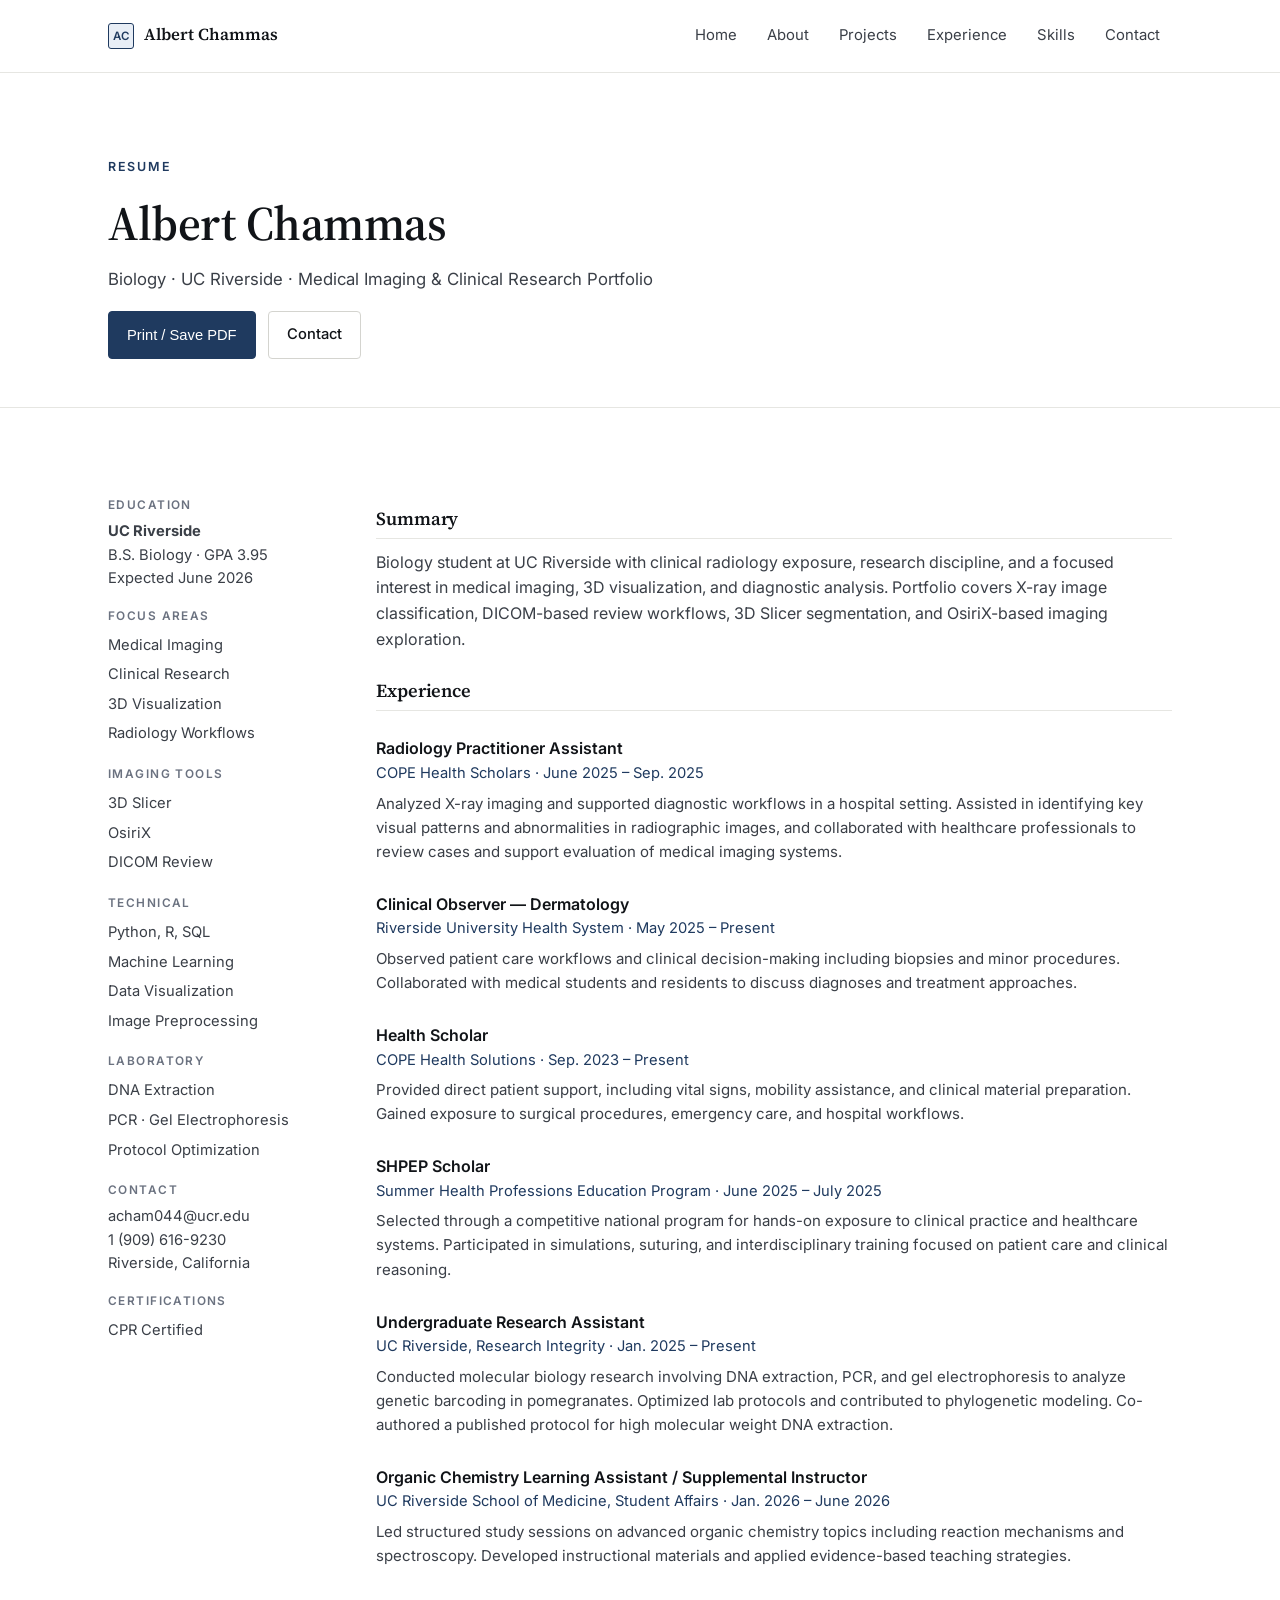
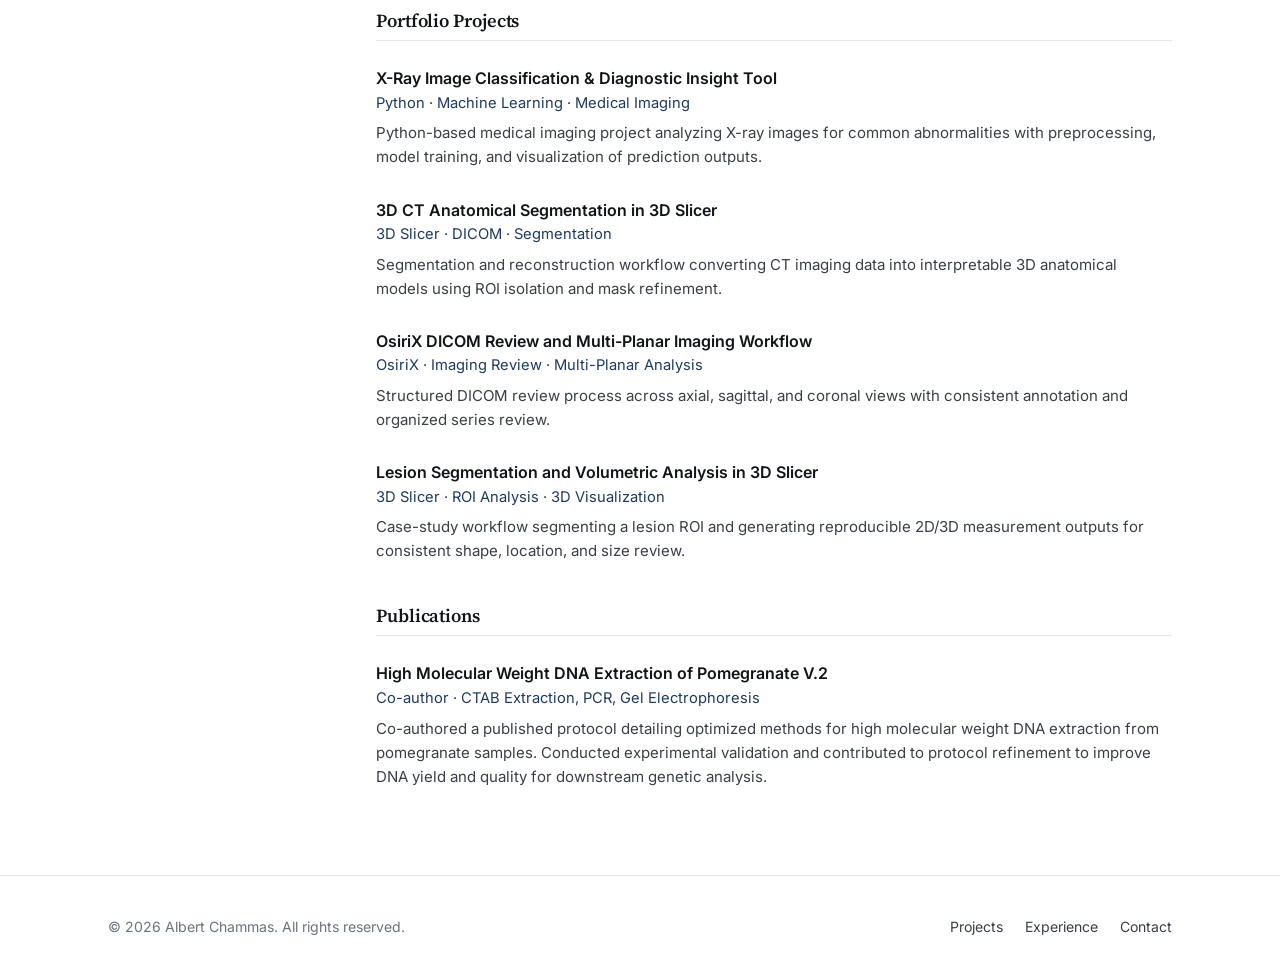
<file: resume.html>
<!doctype html>
<html lang="en">
<head>
  <meta charset="utf-8" />
  <meta name="viewport" content="width=device-width, initial-scale=1" />
  <title>Resume — Albert Chammas</title>
  <meta name="description" content="Resume summary for Albert Chammas: Biology student at UC Riverside with clinical imaging, radiology, and research experience." />
  <link rel="preconnect" href="https://fonts.googleapis.com" />
  <link rel="preconnect" href="https://fonts.gstatic.com" crossorigin />
  <link href="https://fonts.googleapis.com/css2?family=Inter:wght@400;500;600&family=Source+Serif+Pro:wght@400;600;700&display=swap" rel="stylesheet" />
  <link rel="stylesheet" href="css/styles.css" />
  <style>
    .resume-grid {
      display: grid;
      grid-template-columns: 220px 1fr;
      gap: 48px;
      align-items: start;
    }
    .resume-side h4 {
      font-family: var(--sans);
      font-size: 0.74rem;
      text-transform: uppercase;
      letter-spacing: 0.12em;
      color: var(--ink-muted);
      margin: 18px 0 8px;
    }
    .resume-side p, .resume-side li {
      font-size: 0.92rem;
      color: var(--ink-soft);
    }
    .resume-side ul {
      list-style: none;
      padding: 0;
      margin: 0;
    }
    .resume-side li {
      padding: 3px 0;
    }
    .resume-main h3 {
      font-family: var(--serif);
      font-size: 1.15rem;
      margin-top: 28px;
      padding-bottom: 8px;
      border-bottom: 1px solid var(--line);
    }
    .resume-item {
      padding: 14px 0;
    }
    .resume-item .role {
      font-weight: 600;
      color: var(--ink);
    }
    .resume-item .org {
      color: var(--accent);
      font-size: 0.92rem;
      margin-bottom: 4px;
    }
    .resume-item p {
      font-size: 0.94rem;
      margin: 6px 0 0;
    }
    @media (max-width: 860px) {
      .resume-grid {
        grid-template-columns: 1fr;
        gap: 24px;
      }
    }
    @media print {
      .nav, footer, .cta, .page-header .hero-eyebrow { display: none; }
      .page-header { padding: 24px 0; border-bottom: 1px solid #ddd; }
      body { font-size: 12pt; }
    }
  </style>
</head>
<body>
  <nav class="nav" aria-label="Primary">
    <div class="nav-inner">
      <a class="brand" href="index.html">
        <span class="brand-mark">AC</span>
        <span>Albert Chammas</span>
      </a>
      <button class="nav-toggle" aria-expanded="false" aria-controls="nav-links">Menu</button>
      <ul class="nav-links" id="nav-links">
        <li><a href="index.html">Home</a></li>
        <li><a href="about.html">About</a></li>
        <li><a href="projects.html">Projects</a></li>
        <li><a href="experience.html">Experience</a></li>
        <li><a href="skills.html">Skills</a></li>
        <li><a href="contact.html">Contact</a></li>
      </ul>
    </div>
  </nav>

  <header class="page-header">
    <div class="container">
      <span class="hero-eyebrow">Resume</span>
      <h1>Albert Chammas</h1>
      <p>Biology · UC Riverside · Medical Imaging &amp; Clinical Research Portfolio</p>
      <div class="hero-actions" style="margin-top: 18px;">
        <button class="btn btn-primary" onclick="window.print()">Print / Save PDF</button>
        <a class="btn" href="contact.html">Contact</a>
      </div>
    </div>
  </header>

  <section>
    <div class="container">
      <div class="resume-grid">
        <aside class="resume-side">
          <h4>Education</h4>
          <p><strong>UC Riverside</strong><br/>B.S. Biology · GPA 3.95<br/>Expected June 2026</p>

          <h4>Focus Areas</h4>
          <ul>
            <li>Medical Imaging</li>
            <li>Clinical Research</li>
            <li>3D Visualization</li>
            <li>Radiology Workflows</li>
          </ul>

          <h4>Imaging Tools</h4>
          <ul>
            <li>3D Slicer</li>
            <li>OsiriX</li>
            <li>DICOM Review</li>
          </ul>

          <h4>Technical</h4>
          <ul>
            <li>Python, R, SQL</li>
            <li>Machine Learning</li>
            <li>Data Visualization</li>
            <li>Image Preprocessing</li>
          </ul>

          <h4>Laboratory</h4>
          <ul>
            <li>DNA Extraction</li>
            <li>PCR · Gel Electrophoresis</li>
            <li>Protocol Optimization</li>
          </ul>

          <h4>Contact</h4>
          <p>acham044@ucr.edu<br/>1 (909) 616-9230<br/>Riverside, California</p>

          <h4>Certifications</h4>
          <ul>
            <li>CPR Certified</li>
          </ul>
        </aside>

        <div class="resume-main">
          <h3>Summary</h3>
          <p>Biology student at UC Riverside with clinical radiology exposure, research discipline, and a focused interest in medical imaging, 3D visualization, and diagnostic analysis. Portfolio covers X-ray image classification, DICOM-based review workflows, 3D Slicer segmentation, and OsiriX-based imaging exploration.</p>

          <h3>Experience</h3>
          <div class="resume-item">
            <div class="role">Radiology Practitioner Assistant</div>
            <div class="org">COPE Health Scholars · June 2025 – Sep. 2025</div>
            <p>Analyzed X-ray imaging and supported diagnostic workflows in a hospital setting. Assisted in identifying key visual patterns and abnormalities in radiographic images, and collaborated with healthcare professionals to review cases and support evaluation of medical imaging systems.</p>
          </div>
          <div class="resume-item">
            <div class="role">Clinical Observer — Dermatology</div>
            <div class="org">Riverside University Health System · May 2025 – Present</div>
            <p>Observed patient care workflows and clinical decision-making including biopsies and minor procedures. Collaborated with medical students and residents to discuss diagnoses and treatment approaches.</p>
          </div>
          <div class="resume-item">
            <div class="role">Health Scholar</div>
            <div class="org">COPE Health Solutions · Sep. 2023 – Present</div>
            <p>Provided direct patient support, including vital signs, mobility assistance, and clinical material preparation. Gained exposure to surgical procedures, emergency care, and hospital workflows.</p>
          </div>
          <div class="resume-item">
            <div class="role">SHPEP Scholar</div>
            <div class="org">Summer Health Professions Education Program · June 2025 – July 2025</div>
            <p>Selected through a competitive national program for hands-on exposure to clinical practice and healthcare systems. Participated in simulations, suturing, and interdisciplinary training focused on patient care and clinical reasoning.</p>
          </div>
          <div class="resume-item">
            <div class="role">Undergraduate Research Assistant</div>
            <div class="org">UC Riverside, Research Integrity · Jan. 2025 – Present</div>
            <p>Conducted molecular biology research involving DNA extraction, PCR, and gel electrophoresis to analyze genetic barcoding in pomegranates. Optimized lab protocols and contributed to phylogenetic modeling. Co-authored a published protocol for high molecular weight DNA extraction.</p>
          </div>
          <div class="resume-item">
            <div class="role">Organic Chemistry Learning Assistant / Supplemental Instructor</div>
            <div class="org">UC Riverside School of Medicine, Student Affairs · Jan. 2026 – June 2026</div>
            <p>Led structured study sessions on advanced organic chemistry topics including reaction mechanisms and spectroscopy. Developed instructional materials and applied evidence-based teaching strategies.</p>
          </div>

          <h3>Portfolio Projects</h3>
          <div class="resume-item">
            <div class="role">X-Ray Image Classification &amp; Diagnostic Insight Tool</div>
            <div class="org">Python · Machine Learning · Medical Imaging</div>
            <p>Python-based medical imaging project analyzing X-ray images for common abnormalities with preprocessing, model training, and visualization of prediction outputs.</p>
          </div>
          <div class="resume-item">
            <div class="role">3D CT Anatomical Segmentation in 3D Slicer</div>
            <div class="org">3D Slicer · DICOM · Segmentation</div>
            <p>Segmentation and reconstruction workflow converting CT imaging data into interpretable 3D anatomical models using ROI isolation and mask refinement.</p>
          </div>
          <div class="resume-item">
            <div class="role">OsiriX DICOM Review and Multi-Planar Imaging Workflow</div>
            <div class="org">OsiriX · Imaging Review · Multi-Planar Analysis</div>
            <p>Structured DICOM review process across axial, sagittal, and coronal views with consistent annotation and organized series review.</p>
          </div>
          <div class="resume-item">
            <div class="role">Lesion Segmentation and Volumetric Analysis in 3D Slicer</div>
            <div class="org">3D Slicer · ROI Analysis · 3D Visualization</div>
            <p>Case-study workflow segmenting a lesion ROI and generating reproducible 2D/3D measurement outputs for consistent shape, location, and size review.</p>
          </div>

          <h3>Publications</h3>
          <div class="resume-item">
            <div class="role">High Molecular Weight DNA Extraction of Pomegranate V.2</div>
            <div class="org">Co-author · CTAB Extraction, PCR, Gel Electrophoresis</div>
            <p>Co-authored a published protocol detailing optimized methods for high molecular weight DNA extraction from pomegranate samples. Conducted experimental validation and contributed to protocol refinement to improve DNA yield and quality for downstream genetic analysis.</p>
          </div>
        </div>
      </div>
    </div>
  </section>

  <footer>
    <div class="container footer-inner">
      <div>&copy; <span id="year">2026</span> Albert Chammas. All rights reserved.</div>
      <ul class="footer-links">
        <li><a href="projects.html">Projects</a></li>
        <li><a href="experience.html">Experience</a></li>
        <li><a href="contact.html">Contact</a></li>
      </ul>
    </div>
  </footer>

  <script src="js/main.js"></script>
  <script>document.getElementById('year').textContent = new Date().getFullYear();</script>
</body>
</html>
</file>
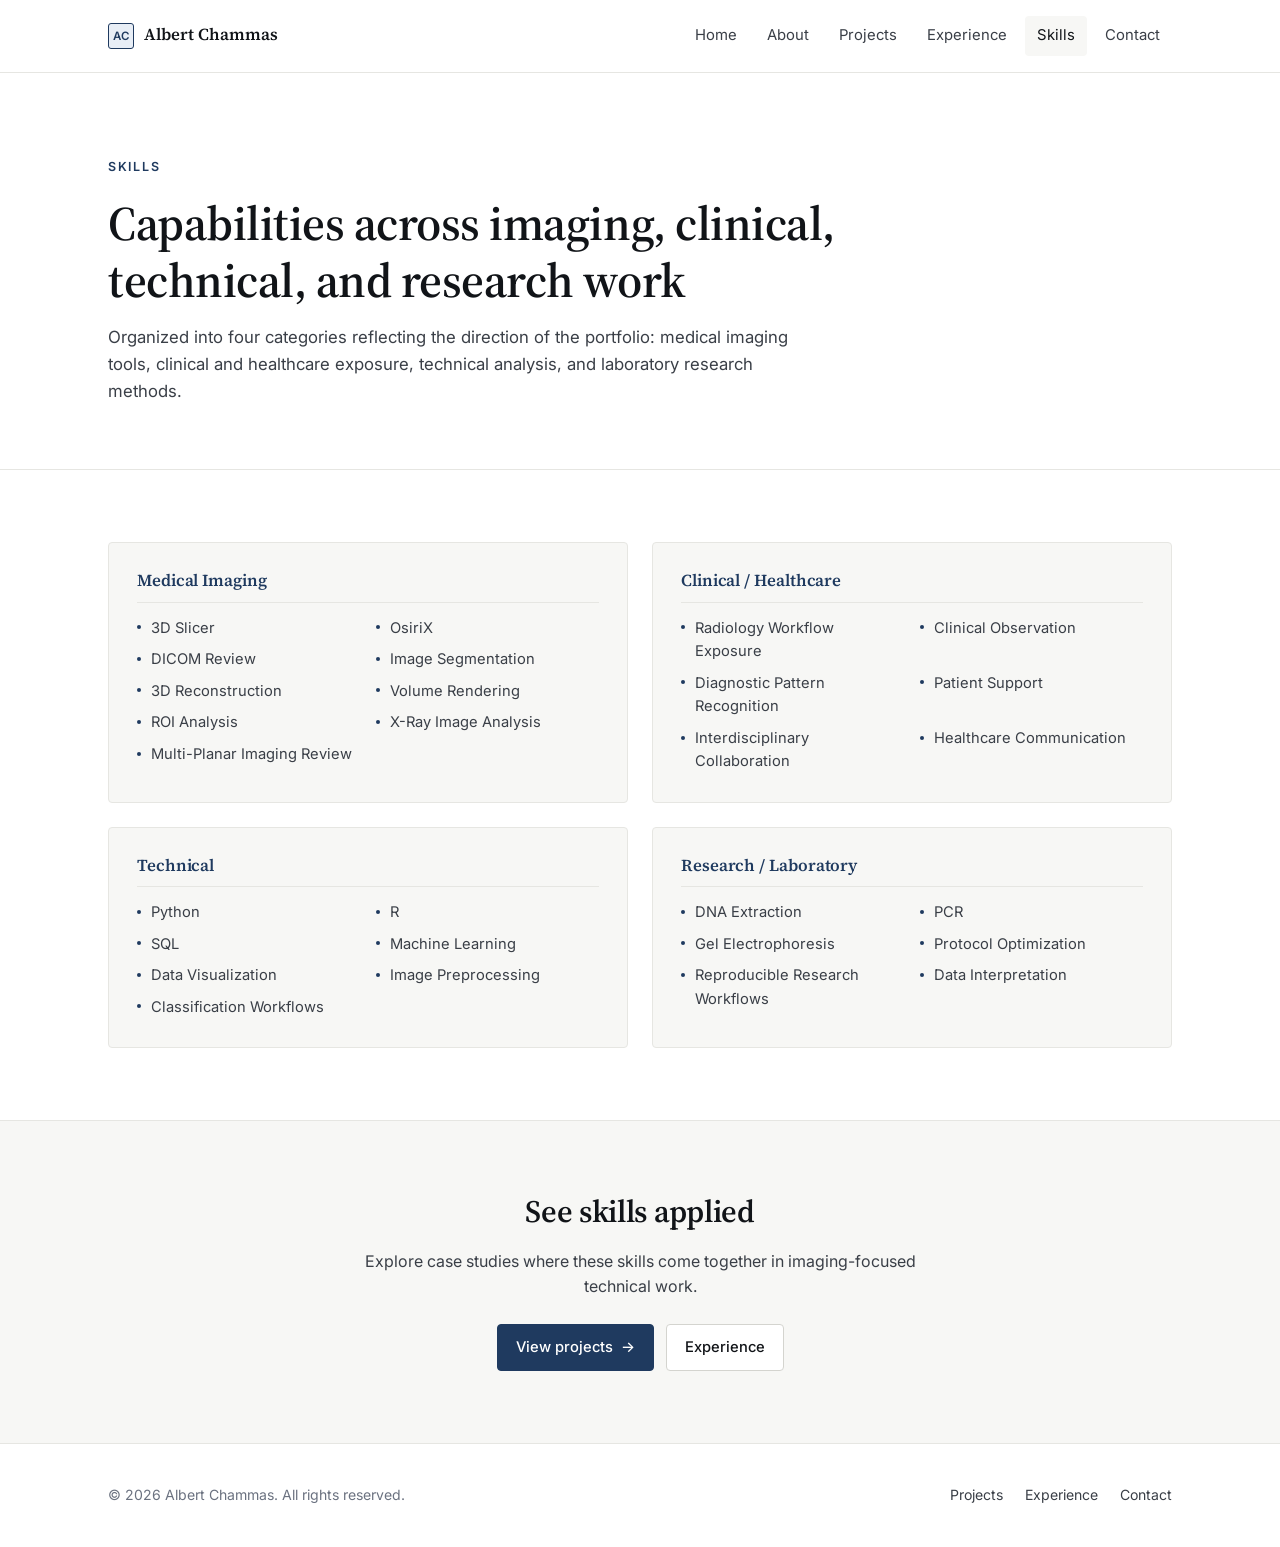
<file: skills.html>
<!doctype html>
<html lang="en">
<head>
  <meta charset="utf-8" />
  <meta name="viewport" content="width=device-width, initial-scale=1" />
  <title>Skills — Albert Chammas</title>
  <meta name="description" content="Capabilities across medical imaging, clinical and healthcare work, technical analysis, and research methods." />
  <link rel="preconnect" href="https://fonts.googleapis.com" />
  <link rel="preconnect" href="https://fonts.gstatic.com" crossorigin />
  <link href="https://fonts.googleapis.com/css2?family=Inter:wght@400;500;600&family=Source+Serif+Pro:wght@400;600;700&display=swap" rel="stylesheet" />
  <link rel="stylesheet" href="css/styles.css" />
</head>
<body>
  <nav class="nav" aria-label="Primary">
    <div class="nav-inner">
      <a class="brand" href="index.html">
        <span class="brand-mark">AC</span>
        <span>Albert Chammas</span>
      </a>
      <button class="nav-toggle" aria-expanded="false" aria-controls="nav-links">Menu</button>
      <ul class="nav-links" id="nav-links">
        <li><a href="index.html">Home</a></li>
        <li><a href="about.html">About</a></li>
        <li><a href="projects.html">Projects</a></li>
        <li><a href="experience.html">Experience</a></li>
        <li><a href="skills.html">Skills</a></li>
        <li><a href="contact.html">Contact</a></li>
      </ul>
    </div>
  </nav>

  <header class="page-header">
    <div class="container">
      <span class="hero-eyebrow">Skills</span>
      <h1>Capabilities across imaging, clinical, technical, and research work</h1>
      <p>Organized into four categories reflecting the direction of the portfolio: medical imaging tools, clinical and healthcare exposure, technical analysis, and laboratory research methods.</p>
    </div>
  </header>

  <section>
    <div class="container">
      <div class="skills-grid">
        <div class="skill-group">
          <h3>Medical Imaging</h3>
          <ul>
            <li>3D Slicer</li>
            <li>OsiriX</li>
            <li>DICOM Review</li>
            <li>Image Segmentation</li>
            <li>3D Reconstruction</li>
            <li>Volume Rendering</li>
            <li>ROI Analysis</li>
            <li>X-Ray Image Analysis</li>
            <li>Multi-Planar Imaging Review</li>
          </ul>
        </div>

        <div class="skill-group">
          <h3>Clinical / Healthcare</h3>
          <ul>
            <li>Radiology Workflow Exposure</li>
            <li>Clinical Observation</li>
            <li>Diagnostic Pattern Recognition</li>
            <li>Patient Support</li>
            <li>Interdisciplinary Collaboration</li>
            <li>Healthcare Communication</li>
          </ul>
        </div>

        <div class="skill-group">
          <h3>Technical</h3>
          <ul>
            <li>Python</li>
            <li>R</li>
            <li>SQL</li>
            <li>Machine Learning</li>
            <li>Data Visualization</li>
            <li>Image Preprocessing</li>
            <li>Classification Workflows</li>
          </ul>
        </div>

        <div class="skill-group">
          <h3>Research / Laboratory</h3>
          <ul>
            <li>DNA Extraction</li>
            <li>PCR</li>
            <li>Gel Electrophoresis</li>
            <li>Protocol Optimization</li>
            <li>Reproducible Research Workflows</li>
            <li>Data Interpretation</li>
          </ul>
        </div>
      </div>
    </div>
  </section>

  <section class="cta">
    <div class="container">
      <h2>See skills applied</h2>
      <p>Explore case studies where these skills come together in imaging-focused technical work.</p>
      <div class="hero-actions" style="justify-content: center;">
        <a class="btn btn-primary" href="projects.html">View projects <span class="arr">&rarr;</span></a>
        <a class="btn" href="experience.html">Experience</a>
      </div>
    </div>
  </section>

  <footer>
    <div class="container footer-inner">
      <div>&copy; <span id="year">2026</span> Albert Chammas. All rights reserved.</div>
      <ul class="footer-links">
        <li><a href="projects.html">Projects</a></li>
        <li><a href="experience.html">Experience</a></li>
        <li><a href="contact.html">Contact</a></li>
      </ul>
    </div>
  </footer>

  <script src="js/main.js"></script>
  <script>document.getElementById('year').textContent = new Date().getFullYear();</script>
</body>
</html>
</file>
<file: css/styles.css>
:root {
  --bg: #ffffff;
  --bg-soft: #f7f7f5;
  --bg-muted: #f2f2ef;
  --ink: #111418;
  --ink-soft: #3a3f47;
  --ink-muted: #6b7280;
  --line: #e6e6e2;
  --line-strong: #d4d4cf;
  --accent: #1f3a5f;
  --accent-soft: #e8eef6;
  --accent-ink: #16304f;
  --max: 1120px;
  --radius: 4px;
  --shadow-sm: 0 1px 2px rgba(17, 20, 24, 0.04);
  --shadow-md: 0 4px 14px rgba(17, 20, 24, 0.06);
  --serif: "Source Serif Pro", "Georgia", "Times New Roman", serif;
  --sans: "Inter", -apple-system, BlinkMacSystemFont, "Segoe UI", Roboto, "Helvetica Neue", Arial, sans-serif;
  --mono: "JetBrains Mono", "SF Mono", Menlo, Consolas, monospace;
}

* {
  box-sizing: border-box;
}

html {
  scroll-behavior: smooth;
}

body {
  margin: 0;
  background: var(--bg);
  color: var(--ink);
  font-family: var(--sans);
  font-size: 16px;
  line-height: 1.6;
  -webkit-font-smoothing: antialiased;
  -moz-osx-font-smoothing: grayscale;
}

a {
  color: var(--accent);
  text-decoration: none;
  transition: color 120ms ease;
}

a:hover {
  color: var(--accent-ink);
}

h1, h2, h3, h4 {
  font-family: var(--serif);
  font-weight: 600;
  color: var(--ink);
  line-height: 1.2;
  margin: 0 0 0.6em;
  letter-spacing: -0.01em;
}

h1 {
  font-size: clamp(2.1rem, 4.2vw, 3rem);
}

h2 {
  font-size: clamp(1.55rem, 2.6vw, 1.95rem);
}

h3 {
  font-size: 1.15rem;
  font-family: var(--sans);
  font-weight: 600;
  letter-spacing: -0.005em;
}

p {
  margin: 0 0 1em;
  color: var(--ink-soft);
}

.container {
  max-width: var(--max);
  margin: 0 auto;
  padding: 0 28px;
}

/* ---------- Navigation ---------- */
.nav {
  position: sticky;
  top: 0;
  z-index: 50;
  background: rgba(255, 255, 255, 0.92);
  backdrop-filter: saturate(180%) blur(10px);
  -webkit-backdrop-filter: saturate(180%) blur(10px);
  border-bottom: 1px solid var(--line);
}

.nav-inner {
  display: flex;
  align-items: center;
  justify-content: space-between;
  padding: 16px 28px;
  max-width: var(--max);
  margin: 0 auto;
}

.brand {
  display: flex;
  align-items: center;
  gap: 10px;
  font-family: var(--serif);
  font-weight: 600;
  font-size: 1.05rem;
  color: var(--ink);
}

.brand:hover {
  color: var(--ink);
}

.brand-mark {
  width: 26px;
  height: 26px;
  border: 1px solid var(--accent);
  border-radius: 3px;
  display: inline-flex;
  align-items: center;
  justify-content: center;
  background: var(--accent-soft);
  color: var(--accent);
  font-family: var(--sans);
  font-weight: 600;
  font-size: 0.72rem;
  letter-spacing: 0.02em;
}

.nav-links {
  display: flex;
  gap: 6px;
  list-style: none;
  margin: 0;
  padding: 0;
}

.nav-links a {
  display: inline-block;
  padding: 8px 12px;
  color: var(--ink-soft);
  font-size: 0.93rem;
  border-radius: var(--radius);
  transition: color 120ms ease, background 120ms ease;
}

.nav-links a:hover {
  color: var(--ink);
  background: var(--bg-soft);
}

.nav-links a.active {
  color: var(--ink);
  background: var(--bg-soft);
}

.nav-toggle {
  display: none;
  background: transparent;
  border: 1px solid var(--line);
  border-radius: var(--radius);
  padding: 6px 10px;
  font-size: 0.9rem;
  cursor: pointer;
  color: var(--ink);
}

/* ---------- Hero ---------- */
.hero {
  padding: 88px 0 56px;
  border-bottom: 1px solid var(--line);
}

.hero-eyebrow {
  display: inline-block;
  font-size: 0.78rem;
  letter-spacing: 0.14em;
  text-transform: uppercase;
  color: var(--accent);
  font-weight: 600;
  margin-bottom: 18px;
}

.hero h1 {
  max-width: 880px;
  margin-bottom: 20px;
}

.hero-lede {
  max-width: 680px;
  font-size: 1.08rem;
  color: var(--ink-soft);
  margin-bottom: 28px;
}

.hero-actions {
  display: flex;
  flex-wrap: wrap;
  gap: 12px;
  margin-top: 8px;
}

.btn {
  display: inline-flex;
  align-items: center;
  gap: 8px;
  padding: 11px 18px;
  font-size: 0.92rem;
  font-weight: 500;
  border-radius: var(--radius);
  border: 1px solid var(--line-strong);
  background: var(--bg);
  color: var(--ink);
  cursor: pointer;
  transition: background 120ms ease, border-color 120ms ease, color 120ms ease;
}

.btn:hover {
  background: var(--bg-soft);
  color: var(--ink);
  border-color: var(--ink-muted);
}

.btn-primary {
  background: var(--accent);
  color: #fff;
  border-color: var(--accent);
}

.btn-primary:hover {
  background: var(--accent-ink);
  border-color: var(--accent-ink);
  color: #fff;
}

.btn .arr {
  transition: transform 160ms ease;
}

.btn:hover .arr {
  transform: translateX(2px);
}

/* ---------- Quick facts ---------- */
.quick-facts {
  padding: 40px 0;
  border-bottom: 1px solid var(--line);
}

.facts-grid {
  display: grid;
  grid-template-columns: repeat(4, 1fr);
  gap: 16px;
}

.fact {
  padding: 22px;
  background: var(--bg-soft);
  border: 1px solid var(--line);
  border-radius: var(--radius);
}

.fact-label {
  font-size: 0.72rem;
  text-transform: uppercase;
  letter-spacing: 0.12em;
  color: var(--ink-muted);
  margin-bottom: 8px;
}

.fact-value {
  font-family: var(--serif);
  font-size: 1.1rem;
  font-weight: 600;
  color: var(--ink);
}

/* ---------- Section ---------- */
section {
  padding: 72px 0;
  border-bottom: 1px solid var(--line);
}

section:last-of-type {
  border-bottom: none;
}

.section-head {
  margin-bottom: 36px;
  max-width: 720px;
}

.section-eyebrow {
  font-size: 0.74rem;
  letter-spacing: 0.14em;
  text-transform: uppercase;
  color: var(--accent);
  font-weight: 600;
  margin-bottom: 12px;
  display: block;
}

.section-head p {
  font-size: 1rem;
  color: var(--ink-soft);
  margin-top: 8px;
}

/* ---------- Project cards ---------- */
.projects-grid {
  display: grid;
  grid-template-columns: repeat(2, 1fr);
  gap: 20px;
}

.project-card {
  display: flex;
  flex-direction: column;
  padding: 28px;
  background: var(--bg);
  border: 1px solid var(--line);
  border-radius: var(--radius);
  transition: border-color 140ms ease, transform 140ms ease, box-shadow 140ms ease;
  color: var(--ink);
}

.project-card:hover {
  border-color: var(--line-strong);
  transform: translateY(-1px);
  box-shadow: var(--shadow-md);
  color: var(--ink);
}

.project-visual {
  aspect-ratio: 16 / 9;
  margin: -28px -28px 22px;
  background: var(--bg-muted);
  border-bottom: 1px solid var(--line);
  border-radius: var(--radius) var(--radius) 0 0;
  overflow: hidden;
  position: relative;
}

.project-num {
  font-family: var(--mono);
  font-size: 0.72rem;
  color: var(--ink-muted);
  letter-spacing: 0.08em;
  margin-bottom: 8px;
}

.project-card h3 {
  font-family: var(--serif);
  font-size: 1.2rem;
  font-weight: 600;
  margin: 0 0 10px;
  color: var(--ink);
}

.project-card p {
  color: var(--ink-soft);
  font-size: 0.95rem;
  margin-bottom: 18px;
}

.project-tags {
  display: flex;
  flex-wrap: wrap;
  gap: 6px;
  margin-top: auto;
  padding-top: 12px;
  border-top: 1px solid var(--line);
}

.tag {
  font-size: 0.76rem;
  color: var(--ink-soft);
  background: var(--bg-soft);
  border: 1px solid var(--line);
  padding: 4px 10px;
  border-radius: 999px;
}

/* ---------- Experience ---------- */
.exp-list {
  display: grid;
  gap: 4px;
}

.exp-row {
  display: grid;
  grid-template-columns: 200px 1fr;
  gap: 32px;
  padding: 24px 0;
  border-top: 1px solid var(--line);
}

.exp-row:last-child {
  border-bottom: 1px solid var(--line);
}

.exp-meta {
  font-size: 0.88rem;
  color: var(--ink-muted);
}

.exp-role {
  font-family: var(--serif);
  font-size: 1.15rem;
  font-weight: 600;
  color: var(--ink);
  margin: 0 0 4px;
}

.exp-org {
  font-size: 0.92rem;
  color: var(--accent);
  margin-bottom: 10px;
}

.exp-body p {
  margin-bottom: 12px;
}

.exp-body ul {
  margin: 0;
  padding-left: 18px;
}

.exp-body li {
  color: var(--ink-soft);
  margin-bottom: 6px;
  font-size: 0.95rem;
}

/* ---------- Skills ---------- */
.skills-grid {
  display: grid;
  grid-template-columns: repeat(2, 1fr);
  gap: 24px;
}

.skill-group {
  padding: 28px;
  background: var(--bg-soft);
  border: 1px solid var(--line);
  border-radius: var(--radius);
}

.skill-group h3 {
  font-family: var(--serif);
  font-size: 1.05rem;
  font-weight: 600;
  color: var(--accent);
  margin-bottom: 14px;
  padding-bottom: 10px;
  border-bottom: 1px solid var(--line);
}

.skill-group ul {
  list-style: none;
  padding: 0;
  margin: 0;
  display: grid;
  grid-template-columns: 1fr 1fr;
  gap: 8px 16px;
}

.skill-group li {
  color: var(--ink-soft);
  font-size: 0.92rem;
  padding-left: 14px;
  position: relative;
}

.skill-group li::before {
  content: "";
  position: absolute;
  left: 0;
  top: 0.6em;
  width: 4px;
  height: 4px;
  background: var(--accent);
  border-radius: 50%;
}

/* ---------- About focus cards ---------- */
.focus-grid {
  display: grid;
  grid-template-columns: repeat(4, 1fr);
  gap: 16px;
}

.focus-card {
  padding: 24px;
  background: var(--bg);
  border: 1px solid var(--line);
  border-radius: var(--radius);
}

.focus-icon {
  width: 32px;
  height: 32px;
  border-radius: var(--radius);
  background: var(--accent-soft);
  color: var(--accent);
  display: inline-flex;
  align-items: center;
  justify-content: center;
  margin-bottom: 14px;
}

.focus-card h3 {
  font-family: var(--serif);
  font-size: 1rem;
  font-weight: 600;
  margin-bottom: 6px;
  color: var(--ink);
}

.focus-card p {
  font-size: 0.9rem;
  margin: 0;
}

/* ---------- CTA block ---------- */
.cta {
  padding: 72px 0;
  text-align: center;
  background: var(--bg-soft);
}

.cta h2 {
  max-width: 640px;
  margin: 0 auto 18px;
}

.cta p {
  max-width: 560px;
  margin: 0 auto 24px;
  color: var(--ink-soft);
}

/* ---------- Footer ---------- */
footer {
  padding: 40px 0;
  border-top: 1px solid var(--line);
  background: var(--bg);
}

.footer-inner {
  display: flex;
  flex-wrap: wrap;
  gap: 18px;
  justify-content: space-between;
  align-items: center;
  font-size: 0.88rem;
  color: var(--ink-muted);
}

.footer-inner a {
  color: var(--ink-soft);
}

.footer-links {
  display: flex;
  gap: 22px;
  list-style: none;
  padding: 0;
  margin: 0;
}

/* ---------- Page header (interior pages) ---------- */
.page-header {
  padding: 80px 0 48px;
  border-bottom: 1px solid var(--line);
}

.page-header h1 {
  max-width: 780px;
  margin-bottom: 14px;
}

.page-header p {
  max-width: 680px;
  font-size: 1.05rem;
  color: var(--ink-soft);
}

/* ---------- Project detail block ---------- */
.project-detail {
  display: grid;
  grid-template-columns: 1fr 1fr;
  gap: 48px;
  padding: 64px 0;
  border-bottom: 1px solid var(--line);
  align-items: start;
}

.project-detail:last-of-type {
  border-bottom: none;
}

.project-detail .visual {
  aspect-ratio: 4 / 3;
  background: var(--bg-muted);
  border: 1px solid var(--line);
  border-radius: var(--radius);
  overflow: hidden;
  position: relative;
}

.project-detail h2 {
  font-family: var(--serif);
  font-size: 1.55rem;
  margin-bottom: 12px;
}

.project-detail .tagline {
  font-style: italic;
  color: var(--ink-soft);
  font-size: 1rem;
  margin-bottom: 20px;
  padding-left: 16px;
  border-left: 2px solid var(--accent);
}

.project-detail h4 {
  font-family: var(--sans);
  font-size: 0.78rem;
  text-transform: uppercase;
  letter-spacing: 0.12em;
  color: var(--ink-muted);
  margin: 24px 0 10px;
  font-weight: 600;
}

.project-detail ul {
  padding-left: 18px;
  margin: 0;
}

.project-detail ul li {
  color: var(--ink-soft);
  margin-bottom: 8px;
  font-size: 0.95rem;
}

.project-detail .showcase {
  display: flex;
  flex-wrap: wrap;
  gap: 8px;
  margin-top: 16px;
}

/* ---------- Imaging illustrations (inline SVG frames) ---------- */
.imaging-frame {
  width: 100%;
  height: 100%;
  display: block;
}

/* ---------- Contact ---------- */
.contact-grid {
  display: grid;
  grid-template-columns: 1fr 1fr;
  gap: 48px;
  align-items: start;
}

.contact-info {
  padding: 28px;
  background: var(--bg-soft);
  border: 1px solid var(--line);
  border-radius: var(--radius);
}

.contact-row {
  padding: 14px 0;
  border-bottom: 1px solid var(--line);
}

.contact-row:last-child {
  border-bottom: none;
}

.contact-row .label {
  font-size: 0.74rem;
  letter-spacing: 0.12em;
  text-transform: uppercase;
  color: var(--ink-muted);
  margin-bottom: 4px;
}

.contact-row .value {
  font-size: 1rem;
  color: var(--ink);
}

/* ---------- Utility ---------- */
.tight {
  max-width: 680px;
}

.lede {
  font-size: 1.08rem;
  color: var(--ink-soft);
}

.divider {
  height: 1px;
  background: var(--line);
  margin: 40px 0;
}

/* ---------- Responsive ---------- */
@media (max-width: 860px) {
  .nav-toggle {
    display: inline-flex;
  }
  .nav-links {
    display: none;
    position: absolute;
    top: 100%;
    left: 0;
    right: 0;
    background: var(--bg);
    border-bottom: 1px solid var(--line);
    flex-direction: column;
    padding: 12px 24px;
    gap: 2px;
  }
  .nav-links.open {
    display: flex;
  }
  .nav-links a {
    padding: 12px 8px;
    border-bottom: 1px solid var(--line);
  }
  .nav-links a:last-child {
    border-bottom: none;
  }
  .facts-grid {
    grid-template-columns: repeat(2, 1fr);
  }
  .projects-grid {
    grid-template-columns: 1fr;
  }
  .skills-grid {
    grid-template-columns: 1fr;
  }
  .focus-grid {
    grid-template-columns: repeat(2, 1fr);
  }
  .exp-row {
    grid-template-columns: 1fr;
    gap: 10px;
  }
  .project-detail {
    grid-template-columns: 1fr;
    gap: 28px;
  }
  .contact-grid {
    grid-template-columns: 1fr;
  }
  section {
    padding: 56px 0;
  }
  .hero {
    padding: 64px 0 44px;
  }
}

@media (max-width: 480px) {
  .facts-grid {
    grid-template-columns: 1fr;
  }
  .focus-grid {
    grid-template-columns: 1fr;
  }
  .container {
    padding: 0 20px;
  }
}
</file>
